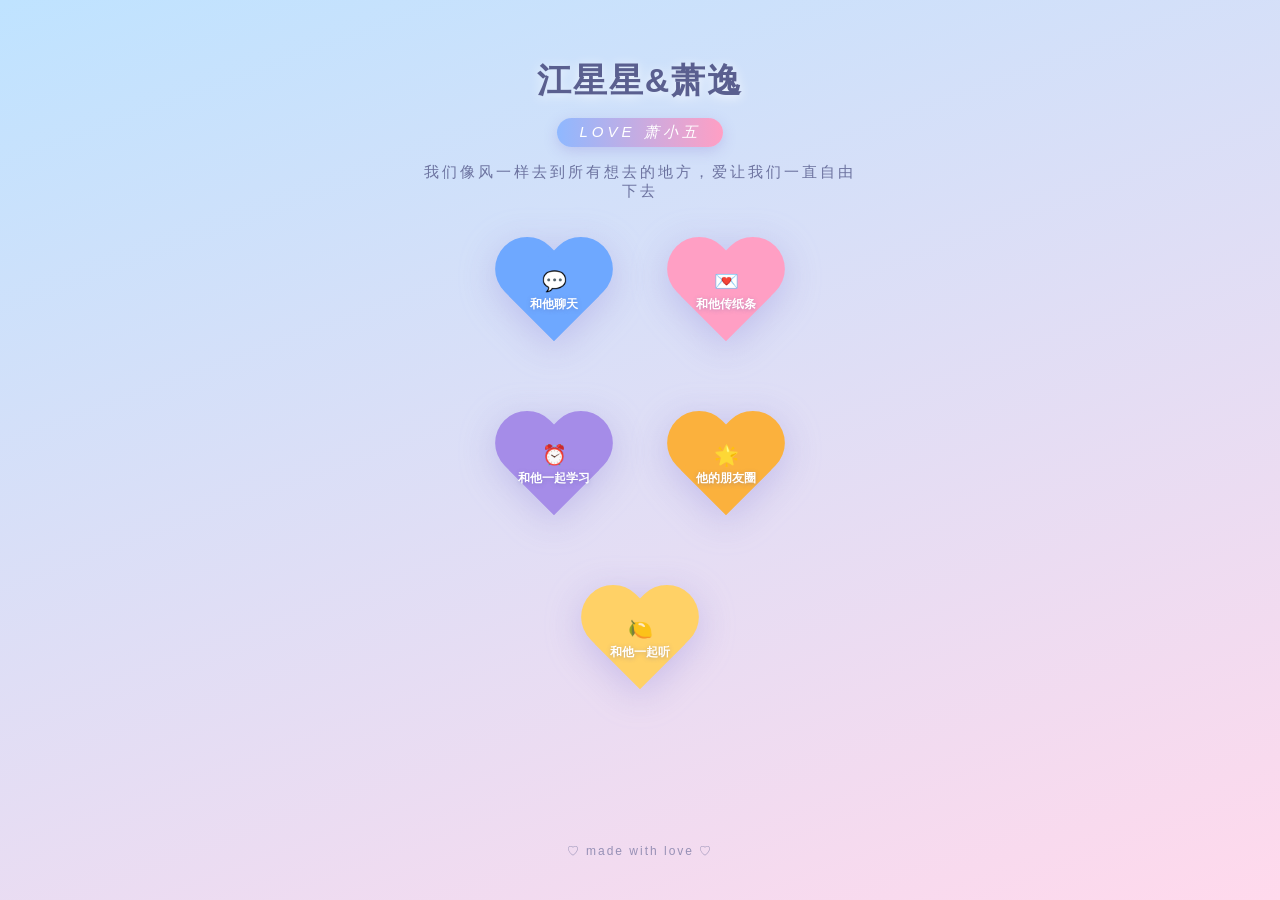
<file: index.html>
<!DOCTYPE html>
<html lang="zh-CN">
<head>
<meta charset="UTF-8">
<meta name="viewport" content="width=device-width, initial-scale=1.0, viewport-fit=cover">
<title>Love Note</title>
<link rel="stylesheet" href="style.css?v=v5">
</head>
<body>

<!-- 漂浮装饰：爱心与星光 -->
<div class="float-deco" id="floatDeco"></div>

<div class="page">

  <div class="home-head">
    <div class="home-names" id="homeNames"></div>
    <div><span class="home-lovenote" id="homeLoveNote"></span></div>
    <div class="home-slogan" id="homeSlogan"></div>
  </div>

  <!-- 三个爱心入口 -->
  <div class="hearts" id="hearts"></div>

  <div class="home-footer" id="homeFooter">♡ made with love ♡</div>
</div>

<script src="config.js"></script>
<script src="player.js?v=v5"></script>
<script>
(function () {
  var g = SITE_CONFIG.global;
  var home = SITE_CONFIG.home;

  /* 应用全局配色 */
  document.documentElement.style.setProperty('--grad-from', g.gradientFrom);
  document.documentElement.style.setProperty('--grad-to', g.gradientTo);
  document.documentElement.style.setProperty('--text-color', g.textColor);
  document.title = g.siteTitle;

  /* 主页文案 */
  document.getElementById('homeNames').textContent = g.coupleNames;
  document.getElementById('homeLoveNote').textContent = g.loveNoteText;
  document.getElementById('homeSlogan').textContent = g.slogan;

  /* 渲染三个爱心入口 */
  var heartsBox = document.getElementById('hearts');
  home.hearts.forEach(function (h) {
    var item = document.createElement('div');
    item.className = 'heart-item';

    var btn = document.createElement('a');
    btn.className = 'heart-btn';
    btn.href = h.url || '#';
    btn.style.setProperty('--heart-color', h.color);
    btn.innerHTML =
      '<span class="shape"></span>' +
      '<span class="heart-content">' +
        '<span class="heart-icon">' + h.icon + '</span>' +
        '<span class="heart-label">' + escapeHtml(h.label) + '</span>' +
      '</span>';

    var sub = document.createElement('div');
    sub.className = 'heart-sub';
    sub.textContent = h.subLabel || '';

    item.appendChild(btn);
    item.appendChild(sub);
    heartsBox.appendChild(item);
  });

  /* 漂浮装饰 */
  var deco = document.getElementById('floatDeco');
  var symbols = ['⭐', '🍋', '✨', '🌟', '🍬', '💫'];
  for (var i = 0; i < 14; i++) {
    var s = document.createElement('span');
    s.textContent = symbols[i % symbols.length];
    s.style.left = (Math.random() * 100) + '%';
    s.style.fontSize = (12 + Math.random() * 16) + 'px';
    s.style.animationDuration = (9 + Math.random() * 14) + 's';
    s.style.animationDelay = (-Math.random() * 16) + 's';
    deco.appendChild(s);
  }

  function escapeHtml(str) {
    return String(str == null ? '' : str)
      .replace(/&/g, '&amp;').replace(/</g, '&lt;').replace(/>/g, '&gt;')
      .replace(/"/g, '&quot;').replace(/'/g, '&#39;');
  }
})();
</script>
</body>
</html>
</file>
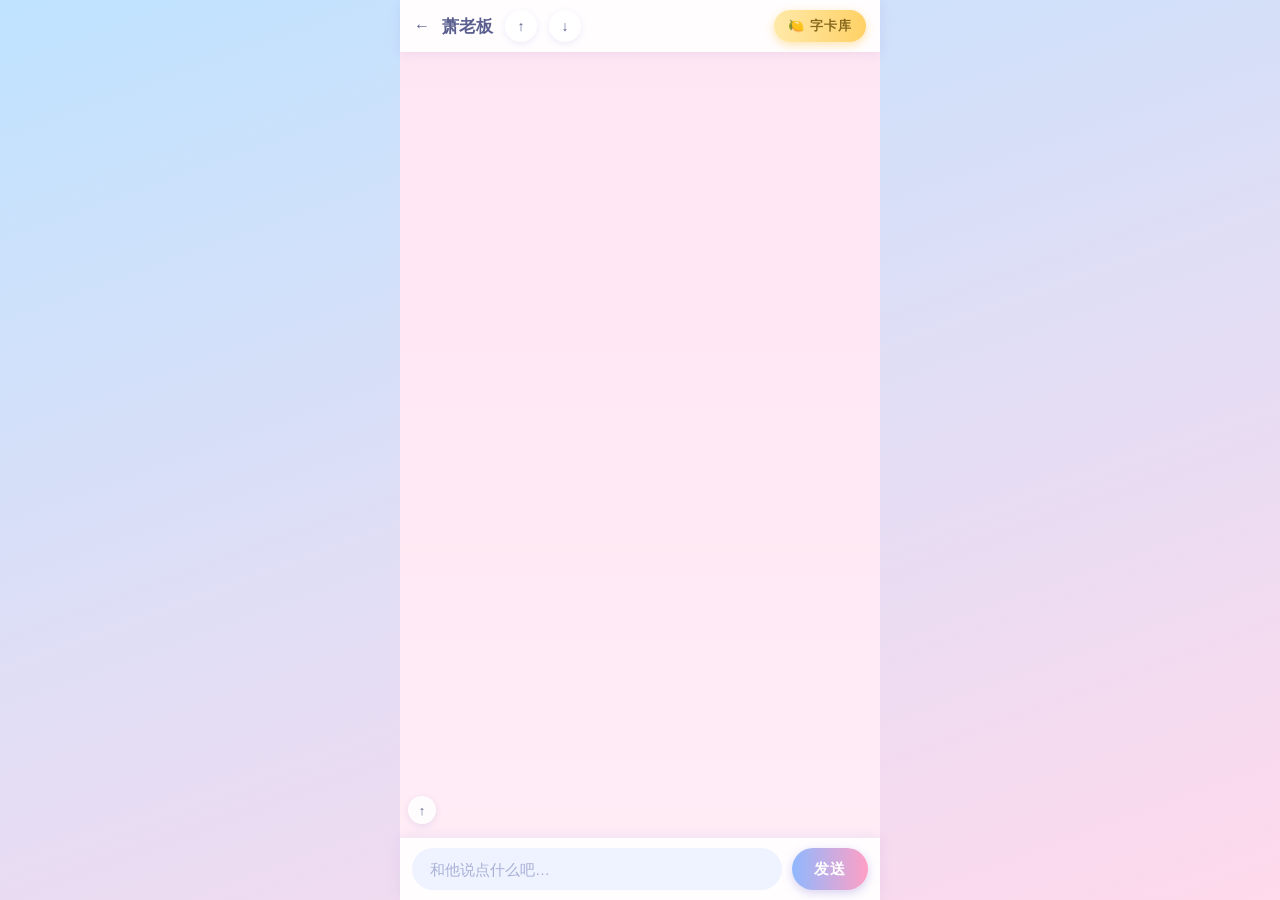
<file: chat.html>
<!DOCTYPE html>
<html lang="zh-CN">
<head>
<meta charset="UTF-8">
<meta name="viewport" content="width=device-width, initial-scale=1.0, viewport-fit=cover">
<title>聊天</title>
<link rel="stylesheet" href="style.css?v=v5">
</head>
<body class="chat-page">

<div class="chat-app" id="chatApp">

  <!-- 顶部：返回 + 对方昵称 + 回顶/回底 + 字卡库入口 -->
  <header class="chat-header">
    <a class="back-btn" href="index.html" aria-label="返回主页">←</a>
    <span class="chat-title" id="chatTitle"></span>
    <button class="jump-btn" id="jumpTopBtn" type="button" aria-label="回到最顶端">↑</button>
    <button class="jump-btn" id="jumpBottomBtn" type="button" aria-label="回到最下方">↓</button>
    <button class="cards-btn" id="cardsBtn" type="button">🍋 字卡库</button>
  </header>

  <!-- 聊天记录（保存在这台设备的浏览器里，退出/切屏后仍在） -->
  <main class="chat-messages" id="messages"></main>

  <!-- 左下角小回到顶部按钮（兜底，不占聊天框位置） -->
  <button class="chat-top-fab" id="chatTopFab" type="button" aria-label="一键回到最顶端">↑</button>

  <!-- 底部输入栏 -->
  <footer class="chat-input-bar">
    <input type="text" id="chatInput" autocomplete="off" maxlength="500">
    <button id="sendBtn"></button>
  </footer>
</div>

<!-- ===== 字卡库 ===== -->
<div class="cards-mask" id="cardsMask">
  <div class="cards-panel">
    <div class="cards-head">
      <span class="cards-title">🍋 字卡库</span>
      <span class="cards-count" id="cardsCount"></span>
      <button class="cards-close" id="cardsClose" type="button">✕</button>
    </div>
    <div class="cards-tools">
      <input type="text" id="cardSearch" placeholder="搜索字卡…">
    </div>
    <div class="cards-add">
      <input type="text" id="newCardInput" maxlength="200" placeholder="写一张新字卡…">
      <button id="addCardBtn" type="button">添加</button>
    </div>
    <div class="cards-list" id="cardsList"></div>
    <div class="cards-foot">
      <button id="resetCardsBtn" type="button">恢复默认字卡</button>
      <span class="cards-tip">字卡存在这台设备上，聊天和朋友圈共用 ⭐</span>
    </div>
  </div>
</div>

<script src="config.js"></script>
<script src="player.js?v=v5"></script>
<script>
(function () {
  var g = SITE_CONFIG.global;
  var c = SITE_CONFIG.chat;

  /* 应用全局配色与气泡颜色 */
  var root = document.documentElement;
  root.style.setProperty('--grad-from', g.gradientFrom);
  root.style.setProperty('--grad-to', g.gradientTo);
  root.style.setProperty('--text-color', g.textColor);
  root.style.setProperty('--partner-bubble', c.partnerBubbleColor);
  root.style.setProperty('--partner-bubble-text', c.partnerBubbleTextColor);
  root.style.setProperty('--user-bubble', c.userBubbleColor);
  root.style.setProperty('--user-bubble-text', c.userBubbleTextColor);
  document.title = g.siteTitle + ' · ' + c.pageTitle;

  /* 顶部与输入栏文案 */
  document.getElementById('chatTitle').textContent = c.partnerName;
  var input = document.getElementById('chatInput');
  input.placeholder = c.inputPlaceholder;
  document.getElementById('sendBtn').textContent = c.sendButtonText;

  var msgBox = document.getElementById('messages');
  var sendBtn = document.getElementById('sendBtn');
  var waiting = false; // 是否正在等待对方回复

  document.body.classList.add('has-inputbar'); // 迷你播放器避开输入栏

  /* ---------- 字卡库 ----------
   * 数据来源：localStorage（聊天与朋友圈共用同一份），没有则用 config 里的默认字卡
   */
  var CARDS_KEY = 'xy_chat_cards_v1';
  var cards;
  try { cards = JSON.parse(localStorage.getItem(CARDS_KEY)); } catch (e) { cards = null; }
  if (!Array.isArray(cards)) cards = (c.randomReplies || []).slice();
  function saveCards() {
    try { localStorage.setItem(CARDS_KEY, JSON.stringify(cards)); } catch (e) {}
  }

  var cardsMask = document.getElementById('cardsMask');
  var cardsList = document.getElementById('cardsList');
  var cardsCount = document.getElementById('cardsCount');
  var cardSearch = document.getElementById('cardSearch');
  var newCardInput = document.getElementById('newCardInput');
  var editingIdx = -1; // 正在编辑的字卡下标

  function openCards() {
    cardsMask.classList.add('show');
    cardSearch.value = '';
    editingIdx = -1;
    renderCards();
  }
  function closeCards() { cardsMask.classList.remove('show'); }

  document.getElementById('cardsBtn').addEventListener('click', openCards);
  document.getElementById('cardsClose').addEventListener('click', closeCards);
  cardsMask.addEventListener('click', function (e) {
    if (e.target === cardsMask) closeCards();
  });

  function renderCards() {
    var kw = cardSearch.value.trim().toLowerCase();
    cardsCount.textContent = '共 ' + cards.length + ' 张';
    cardsList.innerHTML = '';

    cards.forEach(function (text, i) {
      if (kw && String(text).toLowerCase().indexOf(kw) === -1) return;

      var row = document.createElement('div');
      row.className = 'card-item';

      if (editingIdx === i) {
        row.classList.add('editing');
        row.innerHTML =
          '<input class="card-edit-input" maxlength="200">' +
          '<button class="card-op save" type="button">保存</button>' +
          '<button class="card-op cancel" type="button">取消</button>';
        var inp = row.querySelector('input');
        inp.value = text;
        setTimeout(function () { inp.focus(); }, 0);
        row.querySelector('.save').addEventListener('click', function () {
          var v = inp.value.trim();
          if (v) { cards[i] = v; saveCards(); }
          editingIdx = -1;
          renderCards();
        });
        row.querySelector('.cancel').addEventListener('click', function () {
          editingIdx = -1;
          renderCards();
        });
      } else {
        row.innerHTML =
          '<span class="card-text"></span>' +
          '<button class="card-op edit" type="button" title="编辑">✎</button>' +
          '<button class="card-op del" type="button" title="删除">✕</button>';
        row.querySelector('.card-text').textContent = text;
        row.querySelector('.edit').addEventListener('click', function () {
          editingIdx = i;
          renderCards();
        });
        row.querySelector('.del').addEventListener('click', function () {
          cards.splice(i, 1);
          saveCards();
          editingIdx = -1;
          renderCards();
        });
      }
      cardsList.appendChild(row);
    });

    if (!cardsList.children.length) {
      var empty = document.createElement('div');
      empty.className = 'cards-empty';
      empty.textContent = kw ? '没有匹配的字卡' : '字卡库空啦，快添加几张吧 🍋';
      cardsList.appendChild(empty);
    }
  }

  cardSearch.addEventListener('input', renderCards);

  function addCard() {
    var v = newCardInput.value.trim();
    if (!v) { newCardInput.focus(); return; }
    cards.push(v);
    saveCards();
    newCardInput.value = '';
    renderCards();
    cardsList.scrollTop = cardsList.scrollHeight;
  }
  document.getElementById('addCardBtn').addEventListener('click', addCard);
  newCardInput.addEventListener('keydown', function (e) {
    if (e.key === 'Enter') addCard();
  });

  document.getElementById('resetCardsBtn').addEventListener('click', function () {
    if (!window.confirm('恢复到默认字卡？你添加和修改过的字卡会丢失哦')) return;
    cards = (c.randomReplies || []).slice();
    saveCards();
    editingIdx = -1;
    renderCards();
  });

  /* ---------- 消息渲染 ---------- */
  /* 聊天记录持久保存：退出页面、切换网页、切屏后回来都还在 */
  var MSG_KEY = 'xy_chat_msgs_v1';
  var savedMsgs;
  try { savedMsgs = JSON.parse(localStorage.getItem(MSG_KEY)) || []; }
  catch (e) { savedMsgs = []; }
  if (!Array.isArray(savedMsgs)) savedMsgs = [];
  function saveMsgs() {
    try { localStorage.setItem(MSG_KEY, JSON.stringify(savedMsgs.slice(-300))); } catch (e) {}
  }

  function addMessage(who, text, skipSave) {
    var msg = document.createElement('div');
    msg.className = 'msg ' + who;

    var avatar = document.createElement('div');
    avatar.className = 'avatar';
    if (who === 'partner') {
      avatar.style.background = c.partnerAvatarColor;
      avatar.textContent = c.partnerAvatarText;
    } else {
      avatar.style.background = c.userAvatarColor;
      avatar.textContent = c.userAvatarText;
    }

    var bubble = document.createElement('div');
    bubble.className = 'bubble';
    bubble.textContent = text; // textContent 防注入

    msg.appendChild(avatar);
    msg.appendChild(bubble);
    msgBox.appendChild(msg);
    scrollToBottom();
    if (!skipSave) {
      savedMsgs.push({ who: who, text: text });
      saveMsgs();
    }
    return msg;
  }

  /* 进入页面时恢复历史记录 */
  savedMsgs.forEach(function (m0) {
    if (m0 && (m0.who === 'user' || m0.who === 'partner') && m0.text) {
      addMessage(m0.who, m0.text, true);
    }
  });

  function addTyping() {
    var msg = document.createElement('div');
    msg.className = 'msg partner';
    msg.id = 'typingMsg';
    msg.innerHTML =
      '<div class="avatar" style="background:' + c.partnerAvatarColor + '">' + escapeHtml(c.partnerAvatarText) + '</div>' +
      '<div class="bubble"><span class="typing-dots"><i></i><i></i><i></i></span></div>';
    msgBox.appendChild(msg);
    scrollToBottom();
  }

  function removeTyping() {
    var t = document.getElementById('typingMsg');
    if (t && t.parentNode) t.parentNode.removeChild(t);
  }

  function scrollToBottom() {
    requestAnimationFrame(function () {
      msgBox.scrollTop = msgBox.scrollHeight;
    });
  }

  /* ---------- 回复抽取逻辑 ---------- */
  function pickReply(userText) {
    var lower = String(userText).toLowerCase();
    // 关键词规则优先：输入包含任一关键词 -> 从对应回复中随机抽取
    for (var i = 0; i < (c.keywordRules || []).length; i++) {
      var rule = c.keywordRules[i];
      var hit = (rule.keywords || []).some(function (kw) {
        return kw && lower.indexOf(String(kw).toLowerCase()) !== -1;
      });
      if (hit && rule.replies && rule.replies.length) {
        return rule.replies[Math.floor(Math.random() * rule.replies.length)];
      }
    }
    // 未命中关键词 -> 从字卡库中随机抽取
    var list = cards;
    if (!list.length) return '……';
    return list[Math.floor(Math.random() * list.length)];
  }

  /* ---------- 发送 ---------- */
  function send() {
    var text = input.value.trim();
    if (!text || waiting) return;
    input.value = '';
    addMessage('user', text);
    waiting = true;
    sendBtn.disabled = true;
    sendBtn.style.opacity = '.6';

    var delay = Number(c.replyDelayMs) || 1000;
    setTimeout(function () {
      addTyping();
    }, Math.max(0, delay - 700));

    setTimeout(function () {
      removeTyping();
      addMessage('partner', pickReply(text));
      waiting = false;
      sendBtn.disabled = false;
      sendBtn.style.opacity = '1';
    }, delay);
  }

  sendBtn.addEventListener('click', send);
  input.addEventListener('keydown', function (e) {
    if (e.key === 'Enter') send();
  });

  /* ---------- 快速跳到顶/底 ---------- */
  document.getElementById('jumpTopBtn').addEventListener('click', function () {
    msgBox.scrollTo({ top: 0, behavior: 'smooth' });
  });
  document.getElementById('jumpBottomBtn').addEventListener('click', function () {
    scrollToBottom();
    // 兜底：旧内核或快速连点时，scrollTo 可能不立即生效
    msgBox.scrollTop = msgBox.scrollHeight;
  });
  /* 左下角小按钮（兜底）：一键回到顶端 */
  document.getElementById('chatTopFab').addEventListener('click', function () {
    msgBox.scrollTo({ top: 0, behavior: 'smooth' });
  });

  function escapeHtml(str) {
    return String(str == null ? '' : str)
      .replace(/&/g, '&amp;').replace(/</g, '&lt;').replace(/>/g, '&gt;')
      .replace(/"/g, '&quot;').replace(/'/g, '&#39;');
  }
})();
</script>
</body>
</html>
</file>
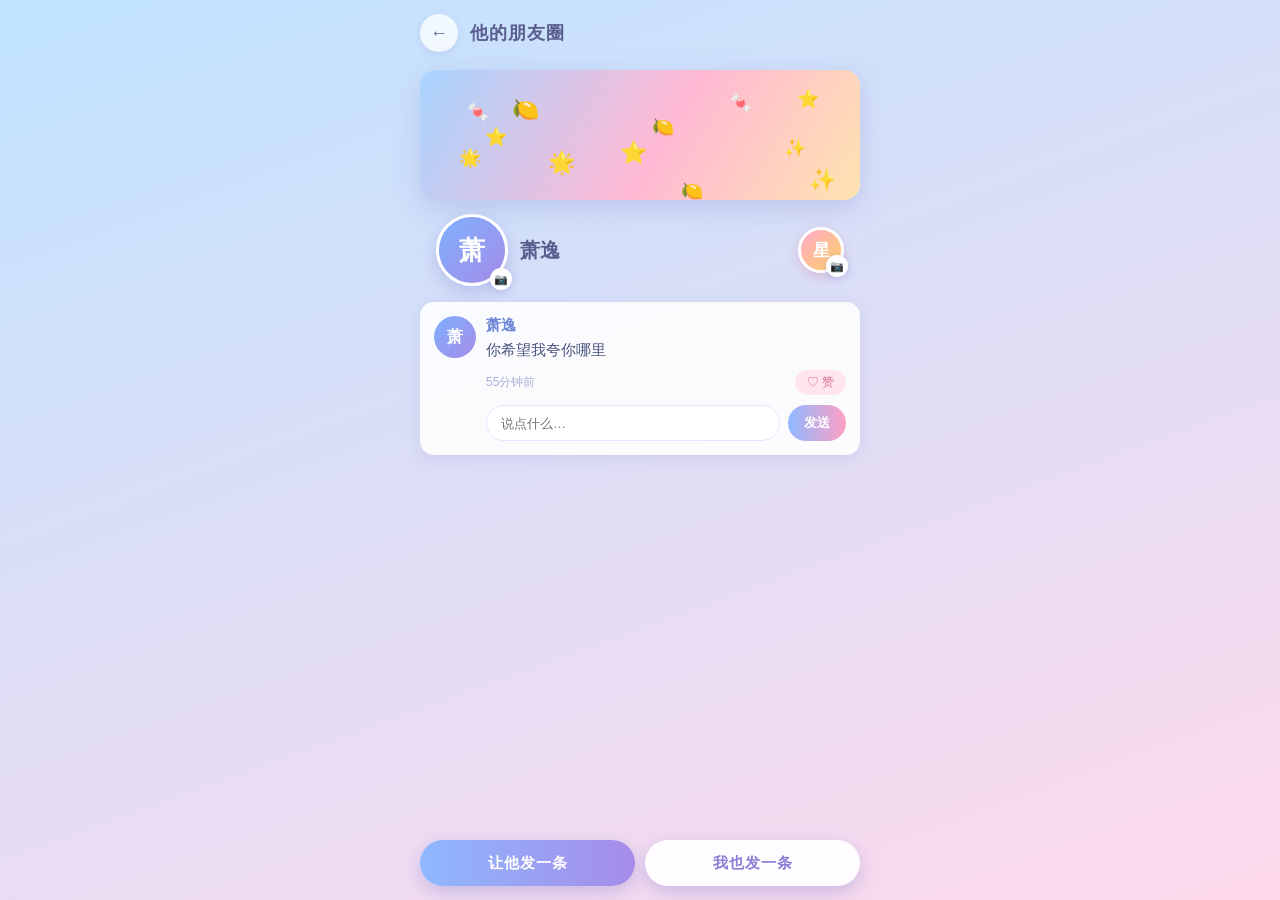
<file: moments.html>
<!DOCTYPE html>
<html lang="zh-CN">
<head>
<meta charset="UTF-8">
<meta name="viewport" content="width=device-width, initial-scale=1.0, viewport-fit=cover">
<title>他的朋友圈</title>
<link rel="stylesheet" href="style.css?v=v5">
</head>
<body>

<div class="float-deco" id="floatDeco"></div>

<div class="page" style="padding-top:14px">
  <header class="topbar">
    <a class="back-btn" href="index.html" aria-label="返回主页">←</a>
    <span class="topbar-title" id="pageTitle"></span>
  </header>

  <div class="moments-wrap">
    <!-- 封面：星星与柠檬糖 -->
    <div class="moments-cover" id="momentsCover"></div>

    <div class="moments-profile">
      <button class="avatar-btn" id="hisAvatarBtn" type="button" title="换他的头像">
        <span class="avatar-lg" id="hisAvatar"></span>
        <span class="avatar-edit">📷</span>
      </button>
      <div class="p-name" id="mName"></div>
      <button class="avatar-btn" id="myAvatarBtn" type="button" title="换我的头像">
        <span class="avatar-sm" id="myAvatar"></span>
        <span class="avatar-edit">📷</span>
      </button>
    </div>

    <div class="moments-feed" id="feed"></div>
  </div>
</div>

<div class="moments-bar" id="momentsBar">
  <button class="btn-main" id="genBtn" type="button"></button>
  <button class="btn-ghost" id="postBtn" type="button"></button>
</div>

<!-- ===== 我也发一条 ===== -->
<div class="mask" id="postMask">
  <div class="dialog">
    <div class="panel-head">
      <span class="panel-title">我也发一条</span>
      <button class="icon-btn" id="postClose" type="button">✕</button>
    </div>
    <div class="panel-body">
      <label>想说点什么</label>
      <textarea id="postText" maxlength="300" placeholder="记录一下此刻…"></textarea>
      <button class="btn-block" id="postPublish" type="button">发布</button>
      <p class="tip-muted">发出去的内容存在这台设备的浏览器里，自己的动态随时可以删，他看到就会来评论你 ⭐</p>
    </div>
  </div>
</div>

<!-- ===== 让他发一条：从字卡库挑选 ===== -->
<div class="mask" id="pickMask">
  <div class="dialog">
    <div class="panel-head">
      <span class="panel-title">让他发哪张字卡？</span>
      <button class="icon-btn" id="pickClose" type="button">✕</button>
    </div>
    <div class="panel-body">
      <button class="btn-block" id="pickRandom" type="button">🎲 随机来一条</button>
      <div class="pick-search">
        <input type="text" id="pickSearch" placeholder="搜索字卡…">
      </div>
      <div class="pick-list" id="pickList"></div>
      <p class="tip-muted">字卡库和「聊天」页共用同一份，想增删改就去聊天的字卡库 ⭐</p>
    </div>
  </div>
</div>

<!-- ===== 换头像 ===== -->
<div class="mask" id="avMask">
  <div class="dialog">
    <div class="panel-head">
      <span class="panel-title" id="avTitle">更换头像</span>
      <button class="icon-btn" id="avClose" type="button">✕</button>
    </div>
    <div class="panel-body">
      <div class="avatar-preview" id="avPreview"></div>
      <button class="btn-block" id="avPick" type="button">从相册里选一张</button>
      <div class="row-btns">
        <button type="button" id="avReset">恢复默认</button>
        <button type="button" id="avCancel">取消</button>
      </div>
      <p class="tip-muted">图片会先缩成小图再存进这台设备的浏览器里，不会上传到任何地方 🍋</p>
      <input type="file" id="avFile" accept="image/*" hidden>
    </div>
  </div>
</div>

<script src="config.js"></script>
<script src="player.js?v=v5"></script>
<script>
(function () {
  var g = SITE_CONFIG.global;
  var m = SITE_CONFIG.moments || {};

  /* 应用全局配色 */
  var root = document.documentElement;
  root.style.setProperty('--grad-from', g.gradientFrom);
  root.style.setProperty('--grad-to', g.gradientTo);
  root.style.setProperty('--text-color', g.textColor);
  document.title = g.siteTitle + ' · ' + (m.pageTitle || '他的朋友圈');
  document.body.classList.add('has-actionbar');

  var hisName = m.ownerName || '萧逸';
  var myName = (SITE_CONFIG.chat && SITE_CONFIG.chat.userName) || '星星';

  document.getElementById('pageTitle').textContent = m.pageTitle || '他的朋友圈';
  document.getElementById('mName').textContent = hisName;
  document.getElementById('genBtn').textContent = m.generateButton || '让他发一条';
  document.getElementById('postBtn').textContent = m.postButton || '我也发一条';

  var feed = document.getElementById('feed');
  var LS_POSTS = 'xy_moments_posts';

  /* ---------- 工具 ---------- */
  function esc(s) {
    return String(s == null ? '' : s)
      .replace(/&/g, '&amp;').replace(/</g, '&lt;').replace(/>/g, '&gt;')
      .replace(/"/g, '&quot;').replace(/'/g, '&#39;');
  }
  function uid() {
    return Date.now().toString(36) + Math.random().toString(36).slice(2, 8);
  }
  function timeAgo(ts) {
    var diff = Math.max(0, Date.now() - ts);
    var min = Math.floor(diff / 60000);
    if (min < 1) return '刚刚';
    if (min < 60) return min + '分钟前';
    var h = Math.floor(min / 60);
    if (h < 24) return h + '小时前';
    var d = Math.floor(h / 24);
    if (d < 7) return d + '天前';
    var dt = new Date(ts);
    return (dt.getMonth() + 1) + '月' + dt.getDate() + '日';
  }

  function loadPosts() {
    try { return JSON.parse(localStorage.getItem(LS_POSTS)) || []; }
    catch (e) { return []; }
  }
  function savePosts(list) {
    try { localStorage.setItem(LS_POSTS, JSON.stringify(list)); } catch (e) {}
  }

  /* ---------- 萧逸每天自动发 1-2 条（每天首次打开时补发） ---------- */
  var AUTO_KEY = 'xy_moments_last_auto';

  function autoDailyPosts() {
    var now = new Date();
    var key = now.getFullYear() + '-' + (now.getMonth() + 1) + '-' + now.getDate();
    var last = '';
    try { last = localStorage.getItem(AUTO_KEY) || ''; } catch (e) {}
    if (last === key) return; // 今天已经发过了

    var cards = loadCards();
    if (cards.length) {
      var count = Math.random() < 0.5 ? 1 : 2;
      var list = loadPosts();
      var dayStart = new Date(now.getFullYear(), now.getMonth(), now.getDate()).getTime();
      for (var i = 0; i < count; i++) {
        // 时间取今天已过去的随机时刻（不会早于今天零点）
        var span = Math.max(0, Date.now() - dayStart);
        var t = dayStart + Math.random() * span;
        list.push({
          id: uid(), author: 'him',
          text: cards[Math.floor(Math.random() * cards.length)],
          time: t, likes: 0, liked: false, likedByHim: false, comments: []
        });
      }
      savePosts(list);
    }
    try { localStorage.setItem(AUTO_KEY, key); } catch (e) {}
  }

  /* ---------- 头像 ---------- */
  function loadAv(who) {
    try { return localStorage.getItem('xy_av_' + who) || ''; } catch (e) { return ''; }
  }
  function saveAv(who, v) {
    try { localStorage.setItem('xy_av_' + who, v); } catch (e) {}
  }
  function clearAv(who) {
    try { localStorage.removeItem('xy_av_' + who); } catch (e) {}
  }
  function avInner(who) {
    var src = loadAv(who);
    if (src) return '<img src="' + src + '" alt="">';
    return esc((who === 'me' ? myName : hisName).slice(0, 1) || '⭐');
  }
  function renderAvatars() {
    document.getElementById('hisAvatar').innerHTML = avInner('him');
    document.getElementById('myAvatar').innerHTML = avInner('me');
  }

  function pickImage(file, size) {
    return new Promise(function (resolve, reject) {
      var reader = new FileReader();
      reader.onload = function () {
        var img = new Image();
        img.onload = function () {
          var w = img.width, h = img.height;
          var s = Math.min(w, h) || 1;
          var canvas = document.createElement('canvas');
          canvas.width = canvas.height = size;
          var ctx = canvas.getContext('2d');
          ctx.drawImage(img, (w - s) / 2, (h - s) / 2, s, s, 0, 0, size, size);
          resolve(canvas.toDataURL('image/jpeg', 0.85));
        };
        img.onerror = function () { reject(new Error('图片读取失败')); };
        img.src = reader.result;
      };
      reader.onerror = function () { reject(new Error('图片读取失败')); };
      reader.readAsDataURL(file);
    });
  }

  /* ---------- 渲染 ---------- */
  var replying = {}; // 他正在输入评论的动态

  function cmtHtml(c) {
    var isMe = c.who === 'me';
    var name = isMe ? myName : hisName;
    var re = c.replyToName ? '<span class="cmt-re">回复 ' + esc(c.replyToName) + '</span>' : '';
    return '<div class="cmt' + (isMe ? ' me' : '') + '" data-cmt="' + esc(c.id) + '">' +
      '<span class="cmt-av ' + (isMe ? 'me' : 'him') + '">' + avInner(c.who) + '</span>' +
      '<div class="cmt-main">' +
        '<div class="cmt-line"><b>' + esc(name) + '</b>' + re + '：' + esc(c.text) + '</div>' +
        '<div class="cmt-foot">' +
          '<span data-ts="' + c.time + '">' + timeAgo(c.time) + '</span>' +
          (isMe ? '<button class="cmt-op del" type="button" data-op="del">删除</button>' : '') +
        '</div>' +
      '</div></div>';
  }
  function typingHtml() {
    return '<div class="cmt typing">' +
      '<span class="cmt-av him">' + avInner('him') + '</span>' +
      '<div class="cmt-main"><div class="cmt-line"><b>' + esc(hisName) + '</b>' +
      '<span class="typing-dots"><i></i><i></i><i></i></span></div></div></div>';
  }

  function renderFeed() {
    var list = loadPosts().slice().reverse(); // 最新的在最上面
    feed.innerHTML = '';

    if (!list.length) {
      feed.innerHTML = '<div class="moments-empty">这里还什么都没有。<br>点下面的按钮，让他发一条，或者你自己发一条 ⭐</div>';
      return;
    }

    list.forEach(function (post) {
      var mine = post.author === 'me';
      var el = document.createElement('div');
      el.className = 'post' + (mine ? ' mine' : '');
      el.dataset.id = post.id;

      var cmts = post.comments || [];
      var cmtHtmlStr = cmts.map(cmtHtml).join('') + (replying[post.id] ? typingHtml() : '');

      var acts = mine
        ? '<button type="button" class="p-ask">让他评论</button>' +
          '<button type="button" class="p-del">删除</button>'
        : '<button type="button" class="p-like' + (post.liked ? ' on' : '') + '">' +
            (post.liked ? '♥ 已赞' : '♡ 赞') + (post.likes ? ' ' + post.likes : '') +
          '</button>';

      var likedTip = (mine && post.likedByHim)
        ? '<span class="p-liked">♥ ' + esc(hisName) + '</span>'
        : '';

      el.innerHTML =
        '<span class="p-avatar ' + (mine ? 'me' : 'him') + '">' + avInner(post.author) + '</span>' +
        '<div class="p-main">' +
          '<div class="p-author">' + esc(mine ? myName : hisName) + '</div>' +
          '<div class="p-text">' + esc(post.text) + '</div>' +
          '<div class="p-meta">' +
            '<span class="p-time" data-ts="' + post.time + '">' + timeAgo(post.time) + '</span>' +
            likedTip +
            '<span class="p-acts">' + acts + '</span>' +
          '</div>' +
          '<div class="p-comments"' + (cmtHtmlStr ? '' : ' style="display:none"') + '>' + cmtHtmlStr + '</div>' +
          '<div class="p-comment-row">' +
            '<input type="text" maxlength="120" placeholder="' + esc(m.commentPlaceholder || '说点什么…') + '">' +
            '<button type="button">发送</button>' +
          '</div>' +
        '</div>';

      bindPost(el, post, mine);
      feed.appendChild(el);
    });
  }

  function bindPost(el, post, mine) {
    var input = el.querySelector('.p-comment-row input');
    function submit() {
      var v = input.value.trim();
      if (!v) { input.focus(); return; }
      input.value = '';
      addComment(post.id, v);
    }
    input.addEventListener('keydown', function (e) { if (e.key === 'Enter') submit(); });
    el.querySelector('.p-comment-row button').addEventListener('click', submit);

    /* 删掉自己的评论 */
    el.querySelectorAll('.cmt-op.del').forEach(function (b) {
      b.addEventListener('click', function () {
        var cmtEl = b.closest('.cmt');
        if (cmtEl && window.confirm('删掉这条评论？')) {
          removeComment(post.id, cmtEl.getAttribute('data-cmt'));
        }
      });
    });

    if (mine) {
      el.querySelector('.p-ask').addEventListener('click', function () { himReply(post, false, post.text); });
      el.querySelector('.p-del').addEventListener('click', function () {
        if (window.confirm('删掉这条动态？')) {
          savePosts(loadPosts().filter(function (p) { return p.id !== post.id; }));
          renderFeed();
        }
      });
    } else {
      el.querySelector('.p-like').addEventListener('click', function () {
        var list = loadPosts();
        list.forEach(function (p) {
          if (p.id !== post.id) return;
          if (p.liked) { p.liked = false; p.likes = Math.max(0, (p.likes || 1) - 1); }
          else { p.liked = true; p.likes = (p.likes || 0) + 1; }
        });
        savePosts(list);
        renderFeed();
      });
    }
  }

  /* ---------- 评论 ---------- */
  function addComment(postId, text) {
    var list = loadPosts();
    var target = null;
    list.forEach(function (p) {
      if (p.id !== postId) return;
      p.comments = p.comments || [];
      p.comments.push({ id: uid(), who: 'me', text: text, time: Date.now(), replyTo: null, replyToName: '' });
      target = p;
    });
    savePosts(list);
    renderFeed();
    if (target) himReply(target, true, text);
  }

  function removeComment(postId, cmtId) {
    var list = loadPosts();
    list.forEach(function (p) {
      if (p.id !== postId) return;
      p.comments = (p.comments || []).filter(function (c) { return c.id !== cmtId; });
    });
    savePosts(list);
    renderFeed();
  }

  /* ---------- 字卡库（与聊天页共用同一份） ---------- */
  var CARDS_KEY = 'xy_chat_cards_v1';
  function loadCards() {
    try {
      var v = JSON.parse(localStorage.getItem(CARDS_KEY));
      if (Array.isArray(v)) return v;
    } catch (e) {}
    return ((SITE_CONFIG.chat && SITE_CONFIG.chat.randomReplies) || []).slice();
  }

  /* 回复抽取逻辑：与聊天页完全一致（先关键词规则，再从字卡库随机抽） */
  function pickReply(userText) {
    var ch = SITE_CONFIG.chat || {};
    var lower = String(userText == null ? '' : userText).toLowerCase();
    for (var i = 0; i < (ch.keywordRules || []).length; i++) {
      var rule = ch.keywordRules[i];
      var hit = (rule.keywords || []).some(function (kw) {
        return kw && lower.indexOf(String(kw).toLowerCase()) !== -1;
      });
      if (hit && rule.replies && rule.replies.length) {
        return rule.replies[Math.floor(Math.random() * rule.replies.length)];
      }
    }
    var list = loadCards();
    return list.length ? list[Math.floor(Math.random() * list.length)] : '……';
  }

  /* 他回复：先出现"正在输入"，再接一句 */
  function himReply(post, replyingToMe, srcText) {
    if (replying[post.id]) return;
    replying[post.id] = true;
    renderFeed();

    setTimeout(function () {
      var list = loadPosts();
      list.forEach(function (p) {
        if (p.id !== post.id) return;
        p.comments = p.comments || [];
        p.comments.push({
          id: uid(), who: 'him', text: pickReply(srcText), time: Date.now(),
          replyTo: null, replyToName: replyingToMe ? myName : ''
        });
        /* 评论我的动态时顺手点个赞 */
        if (post.author === 'me' && !p.likedByHim) {
          p.likedByHim = true;
          p.likes = (p.likes || 0) + 1;
        }
      });
      savePosts(list);
      replying[post.id] = false;
      renderFeed();
    }, 1400 + Math.random() * 1400);
  }

  /* ---------- 让他发一条动态：从字卡库里挑 ---------- */
  var pickMask = document.getElementById('pickMask');
  var pickSearch = document.getElementById('pickSearch');
  var pickList = document.getElementById('pickList');

  function publishHim(text) {
    if (!text) return;
    closePicker();
    var list = loadPosts();
    list.push({
      id: uid(), author: 'him', text: text,
      time: Date.now(), likes: 0, liked: false, likedByHim: false, comments: []
    });
    savePosts(list);
    renderFeed();
    window.scrollTo({ top: 0, behavior: 'smooth' });
  }

  function renderPickList() {
    var kw = pickSearch.value.trim().toLowerCase();
    var cards = loadCards();
    pickList.innerHTML = '';
    var shown = 0;
    cards.forEach(function (text) {
      if (kw && String(text).toLowerCase().indexOf(kw) === -1) return;
      shown++;
      var item = document.createElement('div');
      item.className = 'card-item';
      var t = document.createElement('span');
      t.className = 'card-text';
      t.textContent = text;
      item.appendChild(t);
      item.addEventListener('click', function () { publishHim(text); });
      pickList.appendChild(item);
    });
    if (!shown) {
      var empty = document.createElement('div');
      empty.className = 'pick-empty';
      empty.textContent = kw ? '没有匹配的字卡' : '字卡库是空的，先去「聊天」的字卡库添加几张吧 🍋';
      pickList.appendChild(empty);
    }
  }

  function openPicker() {
    pickSearch.value = '';
    renderPickList();
    pickMask.classList.add('show');
  }
  function closePicker() { pickMask.classList.remove('show'); }

  document.getElementById('genBtn').addEventListener('click', openPicker);
  document.getElementById('pickClose').addEventListener('click', closePicker);
  pickMask.addEventListener('click', function (e) { if (e.target === pickMask) closePicker(); });
  pickSearch.addEventListener('input', renderPickList);

  document.getElementById('pickRandom').addEventListener('click', function () {
    var cards = loadCards();
    if (!cards.length) return;
    publishHim(cards[Math.floor(Math.random() * cards.length)]);
  });

  /* ---------- 我也发一条 ---------- */
  var postMask = document.getElementById('postMask');
  var postText = document.getElementById('postText');

  function openPost() {
    postText.value = '';
    postMask.classList.add('show');
    setTimeout(function () { postText.focus(); }, 60);
  }
  function closePost() { postMask.classList.remove('show'); }

  document.getElementById('postBtn').addEventListener('click', openPost);
  document.getElementById('postClose').addEventListener('click', closePost);
  postMask.addEventListener('click', function (e) { if (e.target === postMask) closePost(); });

  function publish() {
    var text = postText.value.trim();
    if (!text) { postText.focus(); return; }
    var list = loadPosts();
    var p = { id: uid(), author: 'me', text: text, time: Date.now(), likes: 0, liked: false, likedByHim: false, comments: [] };
    list.push(p);
    savePosts(list);
    closePost();
    renderFeed();
    window.scrollTo({ top: 0, behavior: 'smooth' });
    /* 他看到就会来评论一句 */
    setTimeout(function () { himReply(p, false, text); }, 1200);
  }
  document.getElementById('postPublish').addEventListener('click', publish);
  postText.addEventListener('keydown', function (e) {
    if (e.key === 'Enter' && (e.ctrlKey || e.metaKey)) publish();
  });

  /* ---------- 换头像 ---------- */
  var avWho = null;
  var avMask = document.getElementById('avMask');
  var avPreview = document.getElementById('avPreview');
  var avFile = document.getElementById('avFile');
  var avPick = document.getElementById('avPick');

  function openAvatar(who) {
    avWho = who;
    document.getElementById('avTitle').textContent = who === 'me' ? '我的头像' : '他的头像';
    avPreview.innerHTML = '<span class="avatar-lg' + (who === 'me' ? ' av-me' : '') + '">' + avInner(who) + '</span>';
    avMask.classList.add('show');
  }
  function closeAvatar() { avMask.classList.remove('show'); }

  document.getElementById('hisAvatarBtn').addEventListener('click', function () { openAvatar('him'); });
  document.getElementById('myAvatarBtn').addEventListener('click', function () { openAvatar('me'); });
  document.getElementById('avClose').addEventListener('click', closeAvatar);
  document.getElementById('avCancel').addEventListener('click', closeAvatar);
  avMask.addEventListener('click', function (e) { if (e.target === avMask) closeAvatar(); });
  avPick.addEventListener('click', function () { avFile.click(); });

  avFile.addEventListener('change', function () {
    var f = avFile.files && avFile.files[0];
    avFile.value = '';
    if (!f) return;
    avPick.disabled = true;
    avPick.textContent = '处理中…';
    pickImage(f, 240)
      .then(function (dataUrl) {
        saveAv(avWho, dataUrl);
        renderAvatars();
        renderFeed();
        closeAvatar();
      })
      .catch(function () { window.alert('图片处理失败，换一张试试'); })
      .then(function () {
        avPick.disabled = false;
        avPick.textContent = '从相册里选一张';
      });
  });

  document.getElementById('avReset').addEventListener('click', function () {
    clearAv(avWho);
    renderAvatars();
    renderFeed();
    closeAvatar();
  });

  /* ---------- 封面装饰 ---------- */
  var cover = document.getElementById('momentsCover');
  var coverSymbols = ['⭐', '🍋', '🌟', '🍬', '✨'];
  for (var ci = 0; ci < 12; ci++) {
    var cs = document.createElement('span');
    cs.textContent = coverSymbols[ci % coverSymbols.length];
    cs.className = (ci % 3 === 1) ? 'cover-candy' : 'cover-star';
    cs.style.left = (4 + Math.random() * 90) + '%';
    cs.style.top = (6 + Math.random() * 80) + '%';
    cs.style.animationDelay = (-Math.random() * 3) + 's';
    cover.appendChild(cs);
  }

  /* ---------- 漂浮装饰 ---------- */
  var deco = document.getElementById('floatDeco');
  var symbols = ['⭐', '🍋', '✨', '🌟', '🍬', '💫'];
  for (var i = 0; i < 12; i++) {
    var s = document.createElement('span');
    s.textContent = symbols[i % symbols.length];
    s.style.left = (Math.random() * 100) + '%';
    s.style.fontSize = (12 + Math.random() * 16) + 'px';
    s.style.animationDuration = (9 + Math.random() * 14) + 's';
    s.style.animationDelay = (-Math.random() * 16) + 's';
    deco.appendChild(s);
  }

  /* ---------- 时间显示自动刷新 ---------- */
  setInterval(function () {
    feed.querySelectorAll('[data-ts]').forEach(function (el) {
      var ts = Number(el.getAttribute('data-ts'));
      if (ts) el.textContent = timeAgo(ts);
    });
  }, 30000);

  /* ---------- 初始化 ---------- */
  renderAvatars();
  autoDailyPosts();
  renderFeed();
})();
</script>
</body>
</html>
</file>
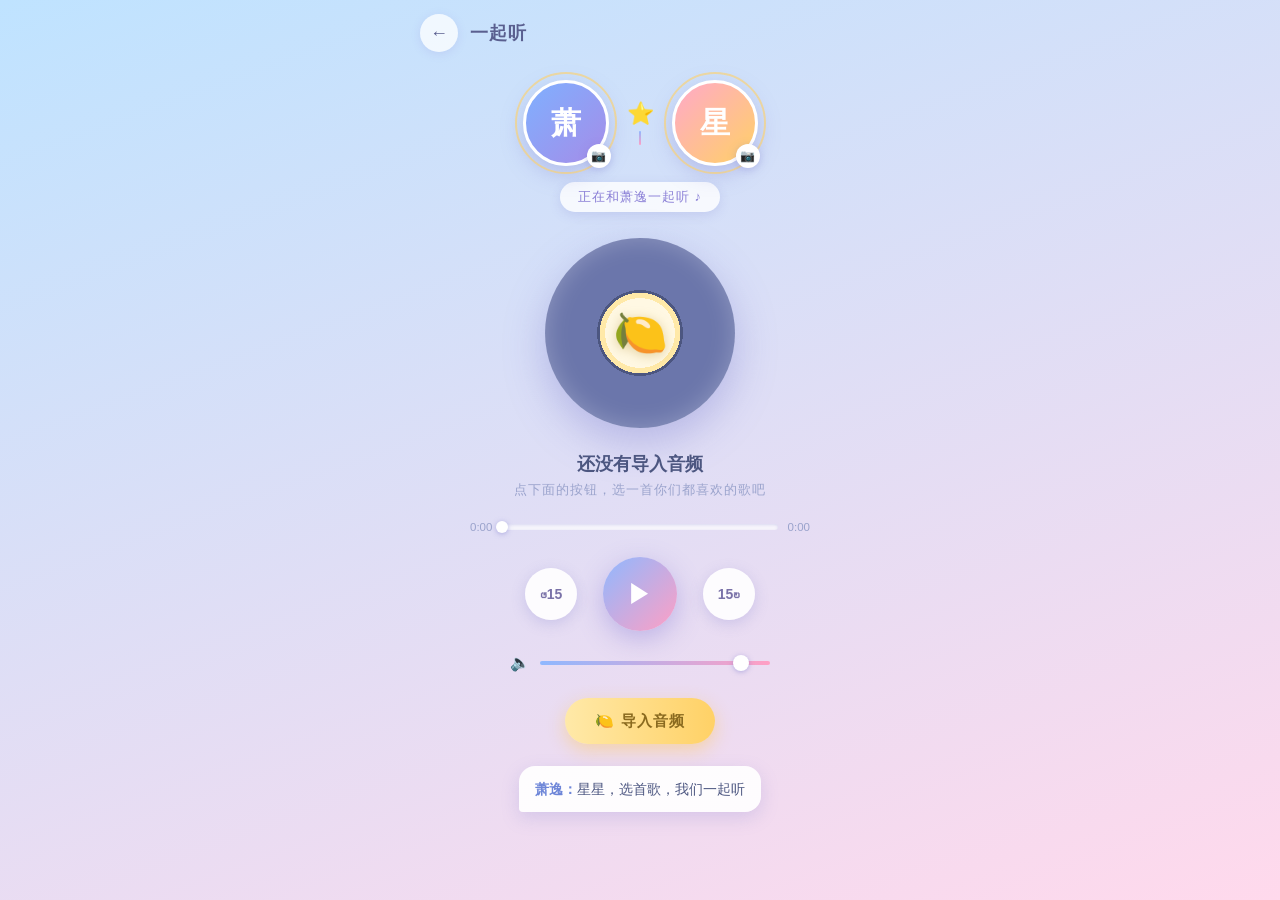
<file: music.html>
<!DOCTYPE html>
<html lang="zh-CN">
<head>
<meta charset="UTF-8">
<meta name="viewport" content="width=device-width, initial-scale=1.0, viewport-fit=cover">
<title>一起听</title>
<link rel="stylesheet" href="style.css?v=v5">
</head>
<body>

<div class="float-deco" id="floatDeco"></div>

<div class="page" style="padding-top:14px">
  <header class="topbar">
    <a class="back-btn" href="index.html" aria-label="返回主页">←</a>
    <span class="topbar-title" id="pageTitle"></span>
  </header>

  <div class="music-room">

    <!-- 两个人 + 连接 -->
    <div class="duo">
      <button class="duo-av him" id="hisAvBtn" type="button" title="换萧逸的头像">
        <span class="duo-pulse"></span>
        <span class="duo-img" id="hisAvImg"></span>
        <span class="duo-edit">📷</span>
      </button>
      <div class="duo-link">
        <span class="duo-star">⭐</span>
        <i></i>
      </div>
      <button class="duo-av me" id="myAvBtn" type="button" title="换我的头像">
        <span class="duo-pulse"></span>
        <span class="duo-img" id="myAvImg"></span>
        <span class="duo-edit">📷</span>
      </button>
    </div>

    <div class="listen-badge" id="listenBadge"></div>

    <!-- 唱片 -->
    <div class="disc-wrap">
      <div class="disc" id="disc"><span class="disc-candy">🍋</span></div>
    </div>

    <!-- 曲目信息 -->
    <div class="track-name" id="trackName"></div>
    <div class="track-sub" id="trackSub"></div>

    <!-- 进度条 -->
    <div class="music-progress">
      <span id="curTime">0:00</span>
      <div class="prog-bar" id="progBar"><div class="prog-fill" id="progFill"></div></div>
      <span id="durTime">0:00</span>
    </div>

    <!-- 控制按钮 -->
    <div class="music-controls">
      <button class="mc-btn" id="back15Btn" type="button" title="后退15秒">↺15</button>
      <button class="mc-play" id="playBtn" type="button">▶</button>
      <button class="mc-btn" id="fwd15Btn" type="button" title="前进15秒">15↻</button>
    </div>

    <!-- 音量 -->
    <div class="music-volume">🔈
      <input type="range" id="volRange" min="0" max="100" value="90">
    </div>

    <button class="music-import" id="importBtn" type="button"></button>
    <input type="file" id="audioFile" accept="audio/*" hidden>

    <!-- 他说话 -->
    <div class="him-talk" id="himTalk"></div>
  </div>
</div>

<!-- ===== 换头像 ===== -->
<div class="mask" id="avMask">
  <div class="dialog">
    <div class="panel-head">
      <span class="panel-title" id="avTitle">更换头像</span>
      <button class="icon-btn" id="avClose" type="button">✕</button>
    </div>
    <div class="panel-body">
      <div class="avatar-preview" id="avPreview"></div>
      <button class="btn-block" id="avPick" type="button">从相册里选一张</button>
      <div class="row-btns">
        <button type="button" id="avReset">恢复默认</button>
        <button type="button" id="avCancel">取消</button>
      </div>
      <p class="tip-muted">图片会先缩成小图再存进这台设备的浏览器里，不会上传到任何地方 ⭐</p>
      <input type="file" id="avFile" accept="image/*" hidden>
    </div>
  </div>
</div>

<script src="config.js"></script>
<script src="player.js?v=v5"></script>
<script>
(function () {
  var g = SITE_CONFIG.global;
  var m = SITE_CONFIG.music || {};

  /* 应用全局配色 */
  var root = document.documentElement;
  root.style.setProperty('--grad-from', g.gradientFrom);
  root.style.setProperty('--grad-to', g.gradientTo);
  root.style.setProperty('--text-color', g.textColor);
  document.title = g.siteTitle + ' · ' + (m.pageTitle || '一起听');

  document.getElementById('pageTitle').textContent = m.pageTitle || '一起听';
  document.getElementById('listenBadge').textContent = m.statusText || '正在和萧逸一起听 ♪';

  var P = window.XYPlayer;
  var audio = P.audio;

  var hisName = (SITE_CONFIG.chat && SITE_CONFIG.chat.partnerName) || '萧逸';
  var myName = (SITE_CONFIG.chat && SITE_CONFIG.chat.userName) || '星星';

  /* ---------- 头像 ---------- */
  function loadAv(who) {
    try { return localStorage.getItem('xy_av_' + who) || ''; } catch (e) { return ''; }
  }
  function saveAv(who, v) {
    try { localStorage.setItem('xy_av_' + who, v); } catch (e) {}
  }
  function clearAv(who) {
    try { localStorage.removeItem('xy_av_' + who); } catch (e) {}
  }
  function avInner(who) {
    var src = loadAv(who);
    if (src) return '<img src="' + src + '" alt="">';
    var name = who === 'me' ? myName : hisName;
    return esc(name.slice(0, 1) || '⭐');
  }
  function renderAvatars() {
    document.getElementById('hisAvImg').innerHTML = avInner('him');
    document.getElementById('myAvImg').innerHTML = avInner('me');
    if (avWho) {
      document.getElementById('avPreview').innerHTML =
        '<span class="avatar-lg' + (avWho === 'me' ? ' av-me' : '') + '">' + avInner(avWho) + '</span>';
    }
  }

  function pickImage(file, size) {
    return new Promise(function (resolve, reject) {
      var reader = new FileReader();
      reader.onload = function () {
        var img = new Image();
        img.onload = function () {
          var w = img.width, h = img.height;
          var s = Math.min(w, h) || 1;
          var canvas = document.createElement('canvas');
          canvas.width = canvas.height = size;
          var ctx = canvas.getContext('2d');
          ctx.drawImage(img, (w - s) / 2, (h - s) / 2, s, s, 0, 0, size, size);
          resolve(canvas.toDataURL('image/jpeg', 0.85));
        };
        img.onerror = function () { reject(new Error('图片读取失败')); };
        img.src = reader.result;
      };
      reader.onerror = function () { reject(new Error('图片读取失败')); };
      reader.readAsDataURL(file);
    });
  }

  var avWho = null;
  var avMask = document.getElementById('avMask');
  var avFile = document.getElementById('avFile');
  var avPick = document.getElementById('avPick');

  function openAvatar(who) {
    avWho = who;
    document.getElementById('avTitle').textContent = who === 'me' ? '我的头像' : '萧逸的头像';
    document.getElementById('avPreview').innerHTML =
      '<span class="avatar-lg' + (who === 'me' ? ' av-me' : '') + '">' + avInner(who) + '</span>';
    avMask.classList.add('show');
  }
  function closeAvatar() { avMask.classList.remove('show'); }

  document.getElementById('hisAvBtn').addEventListener('click', function () { openAvatar('him'); });
  document.getElementById('myAvBtn').addEventListener('click', function () { openAvatar('me'); });
  document.getElementById('avClose').addEventListener('click', closeAvatar);
  document.getElementById('avCancel').addEventListener('click', closeAvatar);
  avMask.addEventListener('click', function (e) { if (e.target === avMask) closeAvatar(); });
  avPick.addEventListener('click', function () { avFile.click(); });

  avFile.addEventListener('change', function () {
    var f = avFile.files && avFile.files[0];
    avFile.value = '';
    if (!f) return;
    avPick.disabled = true;
    avPick.textContent = '处理中…';
    pickImage(f, 240)
      .then(function (dataUrl) {
        saveAv(avWho, dataUrl);
        renderAvatars();
        closeAvatar();
      })
      .catch(function () { window.alert('图片处理失败，换一张试试'); })
      .then(function () {
        avPick.disabled = false;
        avPick.textContent = '从相册里选一张';
      });
  });

  document.getElementById('avReset').addEventListener('click', function () {
    clearAv(avWho);
    renderAvatars();
    closeAvatar();
  });

  /* ---------- 播放器 UI ---------- */
  var playBtn = document.getElementById('playBtn');
  var disc = document.getElementById('disc');
  var nameEl = document.getElementById('trackName');
  var subEl = document.getElementById('trackSub');
  var curTimeEl = document.getElementById('curTime');
  var durTimeEl = document.getElementById('durTime');
  var progFill = document.getElementById('progFill');
  var progBar = document.getElementById('progBar');
  var volRange = document.getElementById('volRange');
  var importBtn = document.getElementById('importBtn');
  var audioFile = document.getElementById('audioFile');
  var himTalk = document.getElementById('himTalk');

  function fmt(t) {
    t = Math.max(0, Math.floor(t || 0));
    var mnt = Math.floor(t / 60), s = t % 60;
    return mnt + ':' + (s < 10 ? '0' + s : s);
  }

  function update() {
    var has = P.hasTrack();
    nameEl.textContent = has ? P.getName() : (m.emptyName || '还没有导入音频');
    subEl.textContent = has
      ? (m.statusText || '正在和萧逸一起听 ♪')
      : (m.emptyTip || '点下面的按钮，选一首你们都喜欢的歌吧');
    importBtn.textContent = has ? (m.changeButton || '🍋 换一首') : (m.importButton || '🍋 导入音频');
    var playing = has && !audio.paused;
    playBtn.textContent = playing ? '⏸' : '▶';
    disc.classList.toggle('playing', playing);
    curTimeEl.textContent = fmt(audio.currentTime);
    durTimeEl.textContent = fmt(audio.duration);
    var dur = audio.duration || 0;
    progFill.style.width = (dur ? (audio.currentTime / dur) * 100 : 0) + '%';
  }
  P.onChange(update);
  setInterval(update, 500);

  playBtn.addEventListener('click', function () {
    if (!P.hasTrack()) { audioFile.click(); return; }
    P.toggle();
  });

  document.getElementById('back15Btn').addEventListener('click', function () {
    P.seek((audio.currentTime || 0) - 15);
  });
  document.getElementById('fwd15Btn').addEventListener('click', function () {
    P.seek((audio.currentTime || 0) + 15);
  });

  progBar.addEventListener('click', function (e) {
    var dur = audio.duration || 0;
    if (!dur) return;
    var rect = progBar.getBoundingClientRect();
    var ratio = (e.clientX - rect.left) / rect.width;
    P.seek(ratio * dur);
  });

  volRange.value = Math.round((audio.volume != null ? audio.volume : 0.9) * 100);
  volRange.addEventListener('input', function () {
    P.setVolume(volRange.value / 100);
  });

  importBtn.addEventListener('click', function () { audioFile.click(); });

  audioFile.addEventListener('change', function () {
    var f = audioFile.files && audioFile.files[0];
    audioFile.value = '';
    if (!f) return;
    importBtn.disabled = true;
    importBtn.textContent = '导入中…';
    P.setTrack(f.name, f);
    importBtn.disabled = false;
    update();
    setTimeout(showTalk, 1800);
  });

  /* ---------- 他说话 ---------- */
  var talkList = m.talkList || [];
  var talkTimer = null;

  function showTalk() {
    if (!talkList.length || audio.paused || !P.hasTrack()) return;
    himTalk.textContent = talkList[Math.floor(Math.random() * talkList.length)];
    himTalk.classList.add('show');
  }

  audio.addEventListener('play', function () {
    showTalk();
    clearInterval(talkTimer);
    talkTimer = setInterval(showTalk, 30000);
  });
  audio.addEventListener('pause', function () { clearInterval(talkTimer); });

  /* ---------- 初始 ---------- */
  renderAvatars();
  himTalk.textContent = P.hasTrack() ? '接着上次的进度，我们继续听 ♪' : '星星，选首歌，我们一起听';
  himTalk.classList.add('show');
  update();

  /* ---------- 漂浮装饰 ---------- */
  var deco = document.getElementById('floatDeco');
  var symbols = ['⭐', '🍋', '✨', '🌟', '🍬', '💫'];
  for (var i = 0; i < 12; i++) {
    var s = document.createElement('span');
    s.textContent = symbols[i % symbols.length];
    s.style.left = (Math.random() * 100) + '%';
    s.style.fontSize = (12 + Math.random() * 16) + 'px';
    s.style.animationDuration = (9 + Math.random() * 14) + 's';
    s.style.animationDelay = (-Math.random() * 16) + 's';
    deco.appendChild(s);
  }

  function esc(str) {
    return String(str == null ? '' : str)
      .replace(/&/g, '&amp;').replace(/</g, '&lt;').replace(/>/g, '&gt;')
      .replace(/"/g, '&quot;').replace(/'/g, '&#39;');
  }
})();
</script>
</body>
</html>
</file>
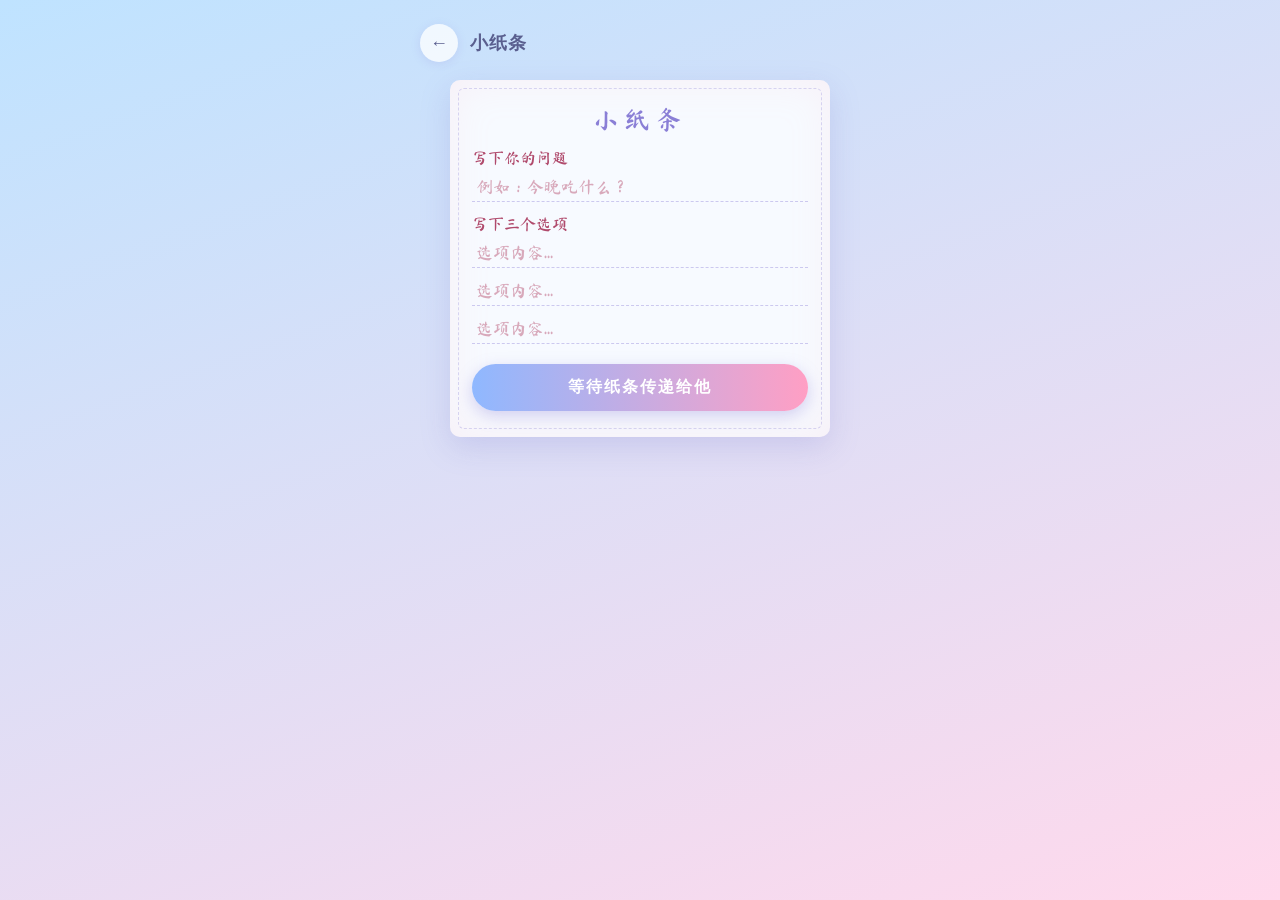
<file: note.html>
<!DOCTYPE html>
<html lang="zh-CN">
<head>
<meta charset="UTF-8">
<meta name="viewport" content="width=device-width, initial-scale=1.0, viewport-fit=cover">
<title>小纸条</title>
<link rel="stylesheet" href="style.css?v=v5">
<link rel="preconnect" href="https://fonts.googleapis.com">
<link href="https://fonts.googleapis.com/css2?family=Ma+Shan+Zheng&display=swap" rel="stylesheet">
</head>
<body>

<div class="float-deco" id="floatDeco"></div>

<div class="page">

  <header class="topbar">
    <a class="back-btn" href="index.html" aria-label="返回主页">←</a>
    <span class="topbar-title" id="pageTitle"></span>
  </header>

  <!-- 状态一：正在写纸条 -->
  <div class="note-paper" id="writeState">
    <div class="note-title" id="noteTitle"></div>

    <div class="note-field">
      <label id="questionLabel"></label>
      <input type="text" id="questionInput" maxlength="60">
    </div>

    <div class="note-field">
      <label id="optionLabel"></label>
      <input type="text" id="optionA" maxlength="40">
      <input type="text" id="optionB" maxlength="40" style="margin-top:8px">
      <input type="text" id="optionC" maxlength="40" style="margin-top:8px">
    </div>

    <button class="note-btn" id="writeBtn"></button>
  </div>

  <!-- 状态二：纸条已折叠 -->
  <div id="foldState" style="display:none;width:100%">
    <div class="folded-note" id="foldedNote">
      <span class="seal">💗</span>
    </div>
    <div class="note-hint" id="unfoldHint"></div>
  </div>

  <!-- 状态三：纸条展开（他的选择） -->
  <div id="openState" style="display:none;width:100%">
    <div class="open-note note-paper">
      <div class="note-title" id="openTitle"></div>
      <div class="note-q" id="openQuestion"></div>
      <div class="note-opt" data-letter="A">
        <span class="opt-letter">A</span>
        <span class="opt-text" id="openOptA"></span>
        <span class="opt-check"></span>
      </div>
      <div class="note-opt" data-letter="B">
        <span class="opt-letter">B</span>
        <span class="opt-text" id="openOptB"></span>
        <span class="opt-check"></span>
      </div>
      <div class="note-opt" data-letter="C">
        <span class="opt-letter">C</span>
        <span class="opt-text" id="openOptC"></span>
        <span class="opt-check"></span>
      </div>
    </div>
  </div>

  <!-- 状态三下方：再写一张 -->
  <button class="note-btn ghost" id="againBtn" style="display:none;max-width:380px"></button>
</div>

<script src="config.js"></script>
<script src="player.js?v=v5"></script>
<script>
(function () {
  var g = SITE_CONFIG.global;
  var n = SITE_CONFIG.note;

  /* 应用全局配色 */
  var root = document.documentElement;
  root.style.setProperty('--grad-from', g.gradientFrom);
  root.style.setProperty('--grad-to', g.gradientTo);
  root.style.setProperty('--text-color', g.textColor);
  root.style.setProperty('--paper-color', n.paperColor);
  document.title = g.siteTitle + ' · ' + n.pageTitle;

  /* 文案注入 */
  document.getElementById('pageTitle').textContent = n.title;
  document.getElementById('noteTitle').textContent = n.title;
  document.getElementById('openTitle').textContent = n.title;
  document.getElementById('questionLabel').textContent = n.questionLabel;
  document.getElementById('questionInput').placeholder = n.questionPlaceholder;
  document.getElementById('optionLabel').textContent = n.optionLabel;
  ['optionA', 'optionB', 'optionC'].forEach(function (id) {
    document.getElementById(id).placeholder = n.optionPlaceholder;
  });
  document.getElementById('writeBtn').textContent = n.writeButton;
  document.getElementById('unfoldHint').textContent = n.unfoldHint;
  document.getElementById('againBtn').textContent = n.againButton;

  var writeState = document.getElementById('writeState');
  var foldState = document.getElementById('foldState');
  var openState = document.getElementById('openState');
  var againBtn = document.getElementById('againBtn');

  var currentData = null; // { question, options: [a,b,c], pick }

  /* ---------- 第一步：写好纸条，折叠传递 ---------- */
  document.getElementById('writeBtn').addEventListener('click', function () {
    var q = document.getElementById('questionInput').value.trim();
    var a = document.getElementById('optionA').value.trim();
    var b = document.getElementById('optionB').value.trim();
    var cOpt = document.getElementById('optionC').value.trim();

    if (!q || !a || !b || !cOpt) {
      shake(writeState);
      return;
    }

    // 纯随机选一个字母
    var letters = ['A', 'B', 'C'];
    var pick = letters[Math.floor(Math.random() * 3)];

    currentData = { question: q, options: [a, b, cOpt], pick: pick };

    // 折叠动画：纸条向上翻折收起
    writeState.style.transition = 'transform .45s ease-in, opacity .45s ease-in';
    writeState.style.transform = 'perspective(700px) rotateX(65deg)';
    writeState.style.opacity = '0';

    setTimeout(function () {
      writeState.style.display = 'none';
      foldState.style.display = 'block';
    }, 450);
  });

  /* ---------- 第二步：点击折叠纸条，展开看结果 ---------- */
  document.getElementById('foldedNote').addEventListener('click', function () {
    if (!currentData) return;

    document.getElementById('openQuestion').textContent = currentData.question;
    document.getElementById('openOptA').textContent = currentData.options[0];
    document.getElementById('openOptB').textContent = currentData.options[1];
    document.getElementById('openOptC').textContent = currentData.options[2];

    foldState.style.display = 'none';
    openState.style.display = 'block';

    // 在随机选中的字母上标红色爱心（不再画勾）
    var opts = openState.querySelectorAll('.note-opt');
    opts.forEach(function (el) {
      el.classList.remove('checked');
      if (el.getAttribute('data-letter') === currentData.pick) {
        el.classList.add('checked');
      }
    });

    againBtn.style.display = 'block';
    againBtn.scrollIntoView({ behavior: 'smooth', block: 'nearest' });
  });

  /* ---------- 第三步：再写一张 ---------- */
  againBtn.addEventListener('click', function () {
    currentData = null;
    openState.style.display = 'none';
    againBtn.style.display = 'none';
    ['questionInput', 'optionA', 'optionB', 'optionC'].forEach(function (id) {
      document.getElementById(id).value = '';
    });
    writeState.style.display = 'block';
    writeState.style.transition = 'none';
    writeState.style.transform = 'none';
    writeState.style.opacity = '1';
    window.scrollTo({ top: 0, behavior: 'smooth' });
  });

  /* 未填完整时的抖动提示 */
  function shake(el) {
    el.style.animation = 'none';
    void el.offsetWidth;
    el.style.animation = 'shakeX .4s ease';
    setTimeout(function () { el.style.animation = ''; }, 450);
    var style = document.createElement('style');
    style.textContent = '@keyframes shakeX{0%,100%{transform:translateX(0)}25%{transform:translateX(-7px)}50%{transform:translateX(7px)}75%{transform:translateX(-4px)}}';
    document.head.appendChild(style);
  }

  /* 漂浮装饰 */
  var deco = document.getElementById('floatDeco');
  var symbols = ['⭐', '🍋', '✨', '💌'];
  for (var i = 0; i < 10; i++) {
    var s = document.createElement('span');
    s.textContent = symbols[i % symbols.length];
    s.style.left = (Math.random() * 100) + '%';
    s.style.fontSize = (12 + Math.random() * 14) + 'px';
    s.style.animationDuration = (10 + Math.random() * 14) + 's';
    s.style.animationDelay = (-Math.random() * 16) + 's';
    deco.appendChild(s);
  }
})();
</script>
</body>
</html>
</file>
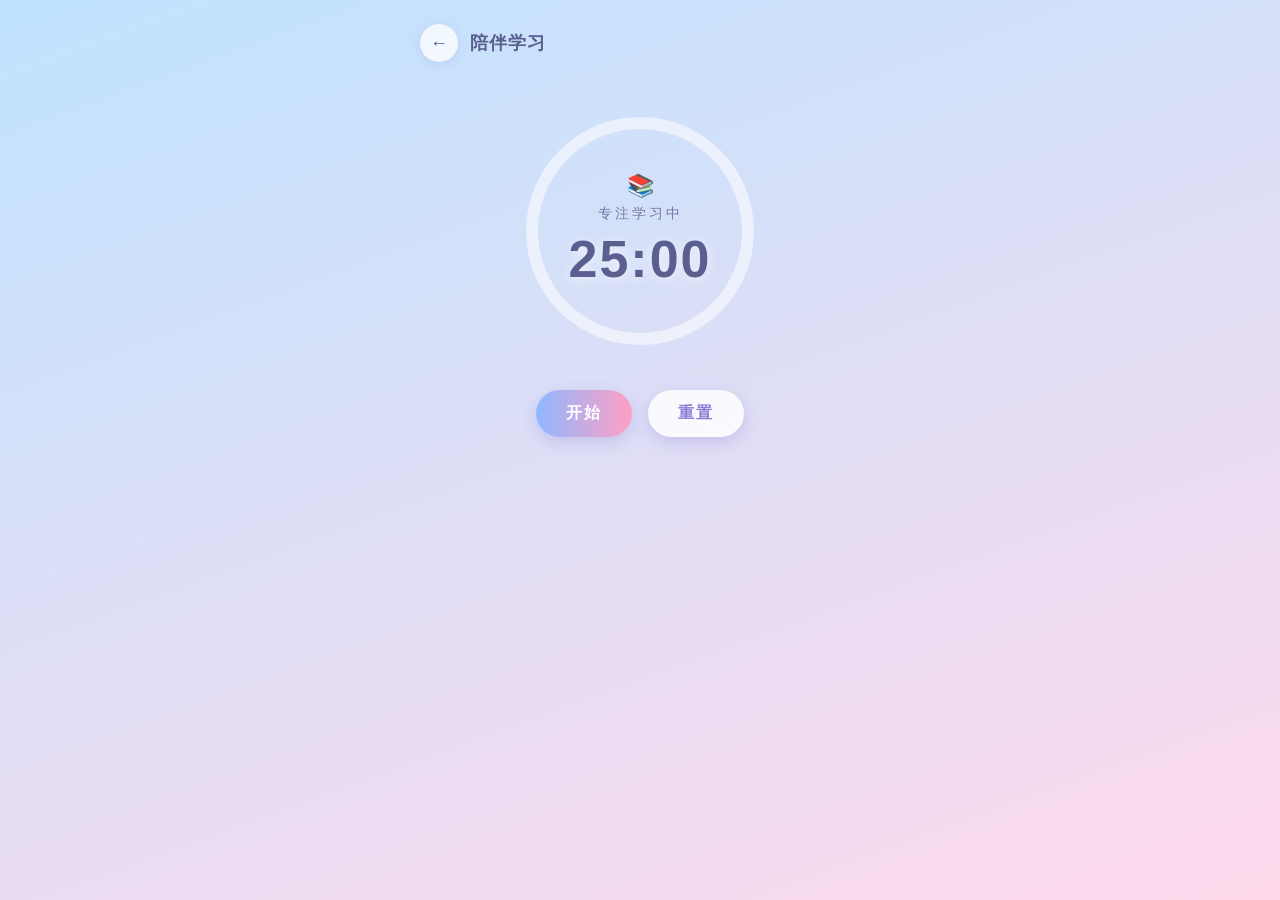
<file: timer.html>
<!DOCTYPE html>
<html lang="zh-CN">
<head>
<meta charset="UTF-8">
<meta name="viewport" content="width=device-width, initial-scale=1.0, viewport-fit=cover">
<title>陪伴学习</title>
<link rel="stylesheet" href="style.css?v=v5">
</head>
<body>

<div class="float-deco" id="floatDeco"></div>

<div class="page">

  <header class="topbar">
    <a class="back-btn" href="index.html" aria-label="返回主页">←</a>
    <span class="topbar-title" id="pageTitle"></span>
  </header>

  <div class="timer-stage">

    <!-- 圆形进度环 -->
    <div class="timer-ring-wrap">
      <svg width="250" height="250" viewBox="0 0 250 250">
        <circle class="timer-ring-bg" cx="125" cy="125" r="108"></circle>
        <circle class="timer-ring-fg" id="ringFg" cx="125" cy="125" r="108"></circle>
      </svg>
      <div class="timer-center">
        <div class="timer-emoji" id="timerEmoji">📚</div>
        <div class="timer-phase" id="timerPhase"></div>
        <div class="timer-time" id="timerTime">25:00</div>
      </div>
    </div>

    <!-- 控制按钮 -->
    <div class="timer-controls">
      <button class="timer-btn primary" id="startBtn"></button>
      <button class="timer-btn plain" id="resetBtn"></button>
    </div>

    <!-- 鼓励语气泡（专注期随机出现一次，持续显示几分钟后消失） -->
    <div class="encourage-bubble hide" id="encourageBubble">
      <span class="encourage-heart">💗</span><span id="encourageText"></span>
    </div>
  </div>
</div>

<script src="config.js"></script>
<script src="player.js?v=v5"></script>
<script>
(function () {
  var g = SITE_CONFIG.global;
  var t = SITE_CONFIG.timer;

  /* 应用全局配色 */
  var root = document.documentElement;
  root.style.setProperty('--grad-from', g.gradientFrom);
  root.style.setProperty('--grad-to', g.gradientTo);
  root.style.setProperty('--text-color', g.textColor);
  document.title = g.siteTitle + ' · ' + t.pageTitle;

  document.getElementById('pageTitle').textContent = t.pageTitle;
  document.getElementById('startBtn').textContent = t.startButtonText;
  document.getElementById('resetBtn').textContent = t.resetButtonText;
  document.getElementById('timerPhase').textContent = t.focusText;

  var FOCUS_SEC = (Number(t.focusMinutes) || 25) * 60;
  var BREAK_SEC = (Number(t.breakMinutes) || 5) * 60;

  var PHASE = { IDLE: 'idle', FOCUS: 'focus', BREAK: 'break' };

  var phase = PHASE.IDLE;
  var running = false;
  var remain = FOCUS_SEC;
  var elapsed = 0;                 // 当前周期已经过的秒数（暂停时不增长）
  var encourageTarget = -1;        // 鼓励语出现的时间点（秒）
  var encourageShown = false;
  var encourageHideAt = -1;        // 鼓励语消失的时间点（秒）

  var ring = document.getElementById('ringFg');
  var R = 108;
  var CIRC = 2 * Math.PI * R;
  ring.style.strokeDasharray = CIRC;
  ring.style.strokeDashoffset = 0;

  var timeEl = document.getElementById('timerTime');
  var phaseEl = document.getElementById('timerPhase');
  var emojiEl = document.getElementById('timerEmoji');
  var startBtn = document.getElementById('startBtn');
  var resetBtn = document.getElementById('resetBtn');
  var bubble = document.getElementById('encourageBubble');
  var bubbleText = document.getElementById('encourageText');

  var tick = null;

  /* ---------- 渲染 ---------- */
  function fmt(sec) {
    sec = Math.max(0, Math.round(sec));
    var m = Math.floor(sec / 60), s = sec % 60;
    return (m < 10 ? '0' + m : m) + ':' + (s < 10 ? '0' + s : s);
  }

  function render() {
    timeEl.textContent = fmt(remain);
    var total = (phase === PHASE.BREAK) ? BREAK_SEC : FOCUS_SEC;
    var progress = total ? (total - remain) / total : 0;
    ring.style.strokeDashoffset = CIRC * (1 - progress);
  }

  function setPhase(p) {
    phase = p;
    if (p === PHASE.FOCUS) {
      remain = FOCUS_SEC;
      emojiEl.textContent = '📚';
      phaseEl.textContent = t.focusText;
    } else if (p === PHASE.BREAK) {
      remain = BREAK_SEC;
      emojiEl.textContent = '🍵';
      phaseEl.textContent = t.breakText;
    } else {
      remain = FOCUS_SEC;
      emojiEl.textContent = '📚';
      phaseEl.textContent = t.focusText;
    }
    render();
  }

  /* ---------- 鼓励语逻辑 ----------
   * 每个专注周期内随机出现一条：
   * 出现时间点 = 专注开始后 [encourageShowAfterMin, encourageShowBeforeMin] 分钟内的随机秒数
   * 弹出后持续 encourageDurationMin 分钟再消失
   * 暂停时计时停止，鼓励语的显示与消失也随之顺延
   */
  function scheduleEncourage() {
    var after = (Number(t.encourageShowAfterMin) || 5) * 60;
    var before = (Number(t.encourageShowBeforeMin) || 15) * 60;
    var dur = (Number(t.encourageDurationMin) || 5) * 60;
    if (before < after) before = after;
    var maxTarget = Math.min(before, FOCUS_SEC - 60); // 至少留 1 分钟展示时间
    if (maxTarget < after) maxTarget = after;
    encourageTarget = after + Math.floor(Math.random() * (maxTarget - after + 1));
    encourageHideAt = encourageTarget + dur;
    encourageShown = false;
    hideBubble();
  }

  function showBubble() {
    var list = t.encouragementList || [];
    if (!list.length) return;
    bubbleText.textContent = list[Math.floor(Math.random() * list.length)];
    bubble.classList.remove('hide');
  }

  function hideBubble() {
    bubble.classList.add('hide');
  }

  /* ---------- 计时 ---------- */
  function startTicking() {
    stopTicking();
    tick = setInterval(function () {
      if (!running) return;
      elapsed++;
      remain--;

      /* 鼓励语触发与消失（仅在专注阶段） */
      if (phase === PHASE.FOCUS) {
        if (!encourageShown && elapsed >= encourageTarget) {
          encourageShown = true;
          showBubble();
        }
        if (encourageShown && elapsed >= encourageHideAt) {
          hideBubble();
        }
      }

      if (remain <= 0) {
        if (phase === PHASE.FOCUS) {
          /* 专注结束 -> 进入休息 */
          setPhase(PHASE.BREAK);
          elapsed = 0;
          hideBubble();
        } else {
          /* 休息结束 -> 回到待开始状态 */
          running = false;
          stopTicking();
          setPhase(PHASE.IDLE);
          startBtn.textContent = t.startButtonText;
        }
        return;
      }
      render();
    }, 1000);
  }

  function stopTicking() {
    if (tick) { clearInterval(tick); tick = null; }
  }

  /* ---------- 按钮 ---------- */
  startBtn.addEventListener('click', function () {
    if (phase === PHASE.IDLE) {
      /* 开始专注 */
      setPhase(PHASE.FOCUS);
      elapsed = 0;
      scheduleEncourage();
      running = true;
      startBtn.textContent = t.pauseButtonText;
      startTicking();
    } else if (running) {
      /* 暂停 */
      running = false;
      startBtn.textContent = t.startButtonText;
    } else {
      /* 继续 */
      running = true;
      startBtn.textContent = t.pauseButtonText;
    }
  });

  resetBtn.addEventListener('click', function () {
    running = false;
    stopTicking();
    hideBubble();
    setPhase(PHASE.IDLE);
    startBtn.textContent = t.startButtonText;
  });

  /* 初始渲染 */
  setPhase(PHASE.IDLE);

  /* 漂浮装饰 */
  var deco = document.getElementById('floatDeco');
  var symbols = ['⭐', '🍋', '📖', '✨'];
  for (var i = 0; i < 10; i++) {
    var s = document.createElement('span');
    s.textContent = symbols[i % symbols.length];
    s.style.left = (Math.random() * 100) + '%';
    s.style.fontSize = (12 + Math.random() * 14) + 'px';
    s.style.animationDuration = (10 + Math.random() * 14) + 's';
    s.style.animationDelay = (-Math.random() * 16) + 's';
    deco.appendChild(s);
  }
})();
</script>
</body>
</html>
</file>
<file: style.css>
/* =====================================================
 * 全局样式 - 浅蓝浅粉梦幻渐变 · 星星与柠檬糖 · 移动端优先
 * ===================================================== */
* { margin: 0; padding: 0; box-sizing: border-box; -webkit-tap-highlight-color: transparent; }

html, body { height: 100%; }

body {
  font-family: "PingFang SC", "Microsoft YaHei", "Hiragino Sans GB", sans-serif;
  color: var(--text-color, #5a5f8f);
  background: linear-gradient(160deg, var(--grad-from, #bfe3ff), var(--grad-to, #ffd9ec)) fixed;
  min-height: 100vh;
  overflow-x: hidden;
}

/* 聊天页：锁死外层滚动 + 防 iOS 橡皮筋，避免顶部工具栏被一起滚走 */
body.chat-page,
body:has(.chat-app) {
  overflow: hidden;
  overscroll-behavior: none;
}

a { text-decoration: none; color: inherit; }
button { font-family: inherit; }
input, textarea { font-family: inherit; }

/* ---------- 通用页面容器 ---------- */
.page {
  max-width: 480px;
  margin: 0 auto;
  min-height: 100vh;
  padding: 24px 20px 40px;
  display: flex;
  flex-direction: column;
  align-items: center;
  position: relative;
  animation: pageIn .6s ease both;
}
@keyframes pageIn {
  from { opacity: 0; transform: translateY(14px); }
  to   { opacity: 1; transform: translateY(0); }
}

/* ---------- 顶部导航（子页面用） ---------- */
.topbar {
  width: 100%;
  display: flex;
  align-items: center;
  gap: 12px;
  margin-bottom: 18px;
}
.topbar .back-btn {
  width: 38px; height: 38px;
  border-radius: 50%;
  background: rgba(255, 255, 255, .75);
  display: flex; align-items: center; justify-content: center;
  font-size: 18px;
  color: var(--text-color, #5a5f8f);
  box-shadow: 0 2px 10px rgba(139, 128, 216,.18);
  transition: transform .2s;
}
.topbar .back-btn:active { transform: scale(.9); }
.topbar .topbar-title {
  font-size: 18px;
  font-weight: 700;
  letter-spacing: 1px;
}

/* ---------- 漂浮装饰（爱心 / 星光） ---------- */
.float-deco {
  position: fixed;
  inset: 0;
  pointer-events: none;
  overflow: hidden;
  z-index: 0;
}
.float-deco span {
  position: absolute;
  bottom: -40px;
  opacity: .45;
  animation: floatUp linear infinite;
  font-size: 18px;
}
@keyframes floatUp {
  0%   { transform: translateY(0) rotate(0deg); opacity: 0; }
  10%  { opacity: .5; }
  90%  { opacity: .35; }
  100% { transform: translateY(-110vh) rotate(360deg); opacity: 0; }
}

/* =====================================================
 * 主页
 * ===================================================== */
.home-head {
  text-align: center;
  margin: 34px 0 10px;
  z-index: 1;
}
.home-names {
  font-size: 34px;
  font-weight: 800;
  letter-spacing: 2px;
  text-shadow: 0 2px 12px rgba(255, 255, 255, .8);
}
.home-lovenote {
  display: inline-block;
  margin-top: 14px;
  padding: 5px 22px;
  font-size: 15px;
  letter-spacing: 4px;
  font-style: italic;
  color: #fff;
  background: linear-gradient(90deg, #8fb8ff, #ff9fc4);
  border-radius: 999px;
  box-shadow: 0 4px 14px rgba(139, 128, 216,.3);
  text-transform: uppercase;
}
.home-slogan {
  margin-top: 16px;
  font-size: 15px;
  letter-spacing: 3px;
  opacity: .85;
}

/* ---------- 爱心按钮 ---------- */
.hearts {
  margin-top: 28px;
  display: flex;
  flex-direction: column;
  align-items: center;
  gap: 22px;
  z-index: 1;
}
.heart-item { display: flex; flex-direction: column; align-items: center; }
.heart-btn {
  position: relative;
  width: 128px; height: 118px;
  display: block;
  cursor: pointer;
  transition: transform .25s ease;
  animation: heartBeat 2.6s ease-in-out infinite;
}
.heart-btn:active { transform: scale(.92); }
@keyframes heartBeat {
  0%, 100% { transform: scale(1); }
  12%      { transform: scale(1.06); }
  24%      { transform: scale(1); }
}
.heart-btn .shape, .heart-btn .shape::before, .heart-btn .shape::after {
  position: absolute;
  background: var(--heart-color, #8fb8ff);
}
.heart-btn .shape {
  top: 0; left: 0;
  width: 128px; height: 118px;
  transform: none;
  filter: drop-shadow(0 8px 18px rgba(139, 128, 216,.35));
  background: transparent;
}
.heart-btn .shape::before, .heart-btn .shape::after {
  content: "";
  top: 0;
  width: 64px; height: 102px;
  border-radius: 64px 64px 0 0;
}
.heart-btn .shape::before {
  left: 64px;
  transform: rotate(-45deg);
  transform-origin: 0 100%;
}
.heart-btn .shape::after {
  left: 0;
  transform: rotate(45deg);
  transform-origin: 100% 100%;
}
.heart-btn .heart-content {
  position: absolute;
  left: 50%; top: 44%;
  transform: translate(-50%, -50%);
  width: auto;
  text-align: center;
  color: #fff;
  z-index: 2;
  pointer-events: none;
}
.heart-btn .heart-icon { font-size: 20px; display: block; line-height: 1.2; }
.heart-btn .heart-label {
  display: block;
  font-size: 12px;
  font-weight: 700;
  letter-spacing: 0;
  white-space: nowrap;
  text-shadow: 0 1px 4px rgba(90, 95, 160, .35);
  margin-top: 3px;
}
.heart-item .heart-sub {
  margin-top: 12px;
  font-size: 12.5px;
  letter-spacing: 1px;
  opacity: .75;
}

.home-footer {
  margin-top: auto;
  padding-top: 44px;
  font-size: 12px;
  letter-spacing: 2px;
  opacity: .6;
  z-index: 1;
}

/* =====================================================
 * 聊天页（仿微信）
 * ===================================================== */
.chat-app {
  position: fixed;
  inset: 0;
  max-width: 480px;
  margin: 0 auto;
  display: flex;
  flex-direction: column;
  background: var(--grad-to, #ffd9ec);
  height: 100vh;     /* 兜底 */
  height: 100dvh;    /* iOS Safari 上用动态视口，防止地址栏收缩时高度计算错误 */
}
.chat-header {
  flex: none;
  height: 52px;
  display: flex;
  align-items: center;
  gap: 12px;
  padding: 0 14px;
  background: rgba(255, 255, 255, .96);
  box-shadow: 0 2px 10px rgba(139, 128, 216, .15);
  z-index: 10;
  position: sticky;   /* 兜底吸顶：万一 .chat-app 被外层 body 滚动，header 也始终在最上方 */
  top: 0;
}
.chat-header .chat-title { font-size: 17px; font-weight: 700; }

.chat-messages {
  flex: 1;
  overflow-y: auto;
  padding: 16px 10px 12px;
  display: flex;
  flex-direction: column;
  gap: 14px;
  background: linear-gradient(180deg, rgba(255, 255, 255, .35), rgba(255, 255, 255, .5));
}

/* 聊天 header 里的 顶部/底部 快速跳转按钮（与 字卡库 并排） */
.chat-header .jump-btn {
  flex: none;
  width: 32px;
  height: 32px;
  border: none;
  border-radius: 50%;
  background: rgba(255, 255, 255, .7);
  color: var(--text-color, #5a5f8f);
  font-size: 14px;
  font-weight: 700;
  line-height: 1;
  display: flex;
  align-items: center;
  justify-content: center;
  box-shadow: 0 2px 6px rgba(139, 128, 216, .15);
  cursor: pointer;
  transition: transform .15s ease;
}
.chat-header .jump-btn:active { transform: scale(.92); }

/* 聊天区左下角的小回到顶部按钮（兜底） */
.chat-top-fab {
  position: absolute;
  left: 8px;
  /* chat-input-bar 高度 62px + 安全区 + 14px 间距，把按钮抬到输入栏上方 */
  bottom: calc(76px + env(safe-area-inset-bottom));
  width: 28px;
  height: 28px;
  border: none;
  border-radius: 50%;
  background: rgba(255, 255, 255, .82);
  color: var(--text-color, #5a5f8f);
  font-size: 13px;
  font-weight: 700;
  line-height: 1;
  display: flex;
  align-items: center;
  justify-content: center;
  box-shadow: 0 2px 6px rgba(139, 128, 216, .18);
  cursor: pointer;
  z-index: 3;
  transition: transform .15s ease;
}
.chat-top-fab:active { transform: scale(.9); }

.msg { display: flex; gap: 8px; max-width: 86%; animation: msgIn .3s ease both; }
@keyframes msgIn {
  from { opacity: 0; transform: translateY(8px); }
  to   { opacity: 1; transform: translateY(0); }
}
.msg.partner { align-self: flex-start; }
.msg.user { align-self: flex-end; flex-direction: row-reverse; }

.msg .avatar {
  flex: none;
  width: 40px; height: 40px;
  border-radius: 8px;
  display: flex; align-items: center; justify-content: center;
  color: #fff;
  font-size: 16px;
  font-weight: 700;
  box-shadow: 0 2px 8px rgba(139, 128, 216,.2);
}
.msg .bubble {
  padding: 10px 14px;
  font-size: 15px;
  line-height: 1.55;
  border-radius: 12px;
  word-break: break-word;
  box-shadow: 0 2px 8px rgba(139, 128, 216,.12);
}
.msg.partner .bubble {
  background: var(--partner-bubble, #fff);
  color: var(--partner-bubble-text, #5a5f8f);
  border-top-left-radius: 4px;
}
.msg.user .bubble {
  background: var(--user-bubble, #ffa9c9);
  color: var(--user-bubble-text, #fff);
  border-top-right-radius: 4px;
}

/* 正在输入气泡 */
.typing-dots { display: inline-flex; gap: 4px; align-items: center; height: 18px; }
.typing-dots i {
  width: 6px; height: 6px;
  border-radius: 50%;
  background: var(--text-color, #5a5f8f);
  opacity: .5;
  animation: blink 1.2s infinite;
}
.typing-dots i:nth-child(2) { animation-delay: .2s; }
.typing-dots i:nth-child(3) { animation-delay: .4s; }
@keyframes blink { 0%, 80%, 100% { opacity: .25; } 40% { opacity: .9; } }

.chat-input-bar {
  flex: none;
  display: flex;
  gap: 10px;
  padding: 10px 12px calc(10px + env(safe-area-inset-bottom));
  background: rgba(255, 255, 255, .96);
  box-shadow: 0 -2px 12px rgba(139, 128, 216,.12);
  position: sticky;   /* 兜底吸底：输入栏始终贴着底部 */
  bottom: 0;
  z-index: 5;
}
.chat-input-bar input {
  flex: 1;
  height: 42px;
  border: none;
  outline: none;
  border-radius: 999px;
  background: #eef3ff;
  padding: 0 18px;
  font-size: 15px;
  color: var(--text-color, #5a5f8f);
}
.chat-input-bar input::placeholder { color: #a8b0d6; }
.chat-input-bar button {
  flex: none;
  height: 42px;
  padding: 0 22px;
  border: none;
  border-radius: 999px;
  background: linear-gradient(90deg, #8fb8ff, #ff9fc4);
  color: #fff;
  font-size: 15px;
  font-weight: 700;
  letter-spacing: 1px;
  box-shadow: 0 3px 10px rgba(139, 128, 216,.35);
  transition: transform .15s;
}
.chat-input-bar button:active { transform: scale(.94); }

/* =====================================================
 * 小纸条页
 * ===================================================== */
.note-paper {
  width: 100%;
  max-width: 380px;
  background: var(--paper-color, #fdfcff);
  border-radius: 10px;
  padding: 26px 22px;
  box-shadow: 0 10px 30px rgba(122, 122, 205,.22), inset 0 0 40px rgba(255, 182, 193, .15);
  position: relative;
  z-index: 1;
  transform-origin: top center;
}
.note-paper::before {
  content: "";
  position: absolute;
  inset: 8px;
  border: 1.5px dashed rgba(139, 128, 216,.3);
  border-radius: 6px;
  pointer-events: none;
}
.note-title {
  text-align: center;
  font-family: "Ma Shan Zheng", "KaiTi", "楷体", cursive;
  font-size: 26px;
  letter-spacing: 6px;
  margin-bottom: 18px;
  color: #8a7fd6;
}
.note-field { margin-bottom: 14px; position: relative; z-index: 1; }
.note-field label {
  display: block;
  font-family: "Ma Shan Zheng", "KaiTi", "楷体", cursive;
  font-size: 16px;
  margin-bottom: 6px;
  color: #b04a6c;
}
.note-field input {
  width: 100%;
  border: none;
  outline: none;
  border-bottom: 1.5px dashed rgba(139, 128, 216,.4);
  background: transparent;
  padding: 6px 4px;
  font-family: "Ma Shan Zheng", "KaiTi", "楷体", cursive;
  font-size: 17px;
  color: var(--text-color, #5a5f8f);
}
.note-field input::placeholder { color: #d8a9bb; }

.note-btn {
  display: block;
  width: 100%;
  margin-top: 20px;
  padding: 13px;
  border: none;
  border-radius: 999px;
  background: linear-gradient(90deg, #8fb8ff, #ff9fc4);
  color: #fff;
  font-size: 16px;
  font-weight: 700;
  letter-spacing: 2px;
  box-shadow: 0 5px 16px rgba(139, 128, 216,.35);
  transition: transform .15s;
  position: relative;
  z-index: 1;
}
.note-btn:active { transform: scale(.97); }
.note-btn.ghost {
  background: rgba(255, 255, 255, .8);
  color: #8a7fd6;
  box-shadow: 0 4px 12px rgba(139, 128, 216,.2);
}

/* 折叠后的纸条 */
.folded-note {
  width: 240px;
  height: 74px;
  margin: 30px auto 6px;
  background: var(--paper-color, #fdfcff);
  border-radius: 8px;
  box-shadow: 0 10px 24px rgba(122, 122, 205,.28);
  position: relative;
  cursor: pointer;
  display: flex;
  align-items: center;
  justify-content: center;
  animation: foldIn .55s ease both;
  z-index: 1;
}
.folded-note::before {
  content: "";
  position: absolute;
  left: 0; right: 0; top: 0;
  height: 50%;
  background: rgba(205, 229, 255, .55);
  border-radius: 8px 8px 0 0;
  border-bottom: 1px dashed rgba(139, 128, 216,.35);
}
.folded-note .seal {
  position: relative;
  z-index: 2;
  font-size: 24px;
  animation: heartBeat 2s ease-in-out infinite;
}
@keyframes foldIn {
  0%   { transform: perspective(700px) rotateX(-70deg); opacity: 0; }
  100% { transform: perspective(700px) rotateX(0); opacity: 1; }
}
.note-hint {
  text-align: center;
  font-size: 13.5px;
  letter-spacing: 1px;
  opacity: .8;
  margin-top: 14px;
  z-index: 1;
}

/* 展开后的纸条 */
.open-note {
  width: 100%;
  max-width: 380px;
  animation: unfoldIn .5s ease both;
  z-index: 1;
}
@keyframes unfoldIn {
  0%   { transform: perspective(700px) rotateX(60deg); opacity: 0; }
  100% { transform: perspective(700px) rotateX(0); opacity: 1; }
}
.open-note .note-q {
  font-family: "Ma Shan Zheng", "KaiTi", "楷体", cursive;
  font-size: 21px;
  text-align: center;
  margin-bottom: 18px;
  color: var(--text-color, #5a5f8f);
}
.open-note .note-opt {
  display: flex;
  align-items: center;
  gap: 12px;
  font-family: "Ma Shan Zheng", "KaiTi", "楷体", cursive;
  font-size: 19px;
  padding: 10px 6px;
  color: var(--text-color, #5a5f8f);
}
.open-note .note-opt .opt-letter {
  flex: none;
  width: 30px; height: 30px;
  border: 1.5px solid rgba(139, 128, 216,.45);
  border-radius: 50%;
  display: flex; align-items: center; justify-content: center;
  font-size: 16px;
  position: relative;
}
.open-note .note-opt.checked .opt-letter {
  border-color: #ef86b0;
  background: rgba(255, 182, 193, .3);
}
.open-note .note-opt .opt-check {
  position: absolute;
  inset: -8px -10px;
  display: flex; align-items: center; justify-content: center;
}
.open-note .note-opt.checked .opt-check::after {
  content: "♥";
  font-size: 34px;
  color: #ef86b0;
  transform: rotate(-12deg);
  text-shadow: 0 0 1px #ef86b0;
  animation: heartPop .4s cubic-bezier(.2, 1.6, .4, 1) both;
}
@keyframes heartPop {
  0% { transform: rotate(-12deg) scale(2.4); opacity: 0; }
  100% { transform: rotate(-12deg) scale(1); opacity: 1; }
}

/* =====================================================
 * 计时器页
 * ===================================================== */
.timer-stage {
  display: flex;
  flex-direction: column;
  align-items: center;
  margin-top: 26px;
  z-index: 1;
}
.timer-ring-wrap { position: relative; width: 250px; height: 250px; }
.timer-ring-wrap svg { transform: rotate(-90deg); }
.timer-ring-bg { fill: none; stroke: rgba(255, 255, 255, .55); stroke-width: 12; }
.timer-ring-fg {
  fill: none;
  stroke: #ff9fc4;
  stroke-width: 12;
  stroke-linecap: round;
  transition: stroke-dashoffset .5s linear;
}
.timer-center {
  position: absolute;
  inset: 0;
  display: flex;
  flex-direction: column;
  align-items: center;
  justify-content: center;
  gap: 6px;
}
.timer-phase {
  font-size: 14px;
  letter-spacing: 3px;
  opacity: .8;
}
.timer-time {
  font-size: 52px;
  font-weight: 800;
  letter-spacing: 2px;
  font-variant-numeric: tabular-nums;
  text-shadow: 0 2px 12px rgba(255, 255, 255, .7);
}
.timer-emoji { font-size: 22px; }

.timer-controls {
  display: flex;
  gap: 16px;
  margin-top: 34px;
}
.timer-btn {
  min-width: 96px;
  padding: 13px 22px;
  border: none;
  border-radius: 999px;
  font-size: 16px;
  font-weight: 700;
  letter-spacing: 2px;
  box-shadow: 0 5px 16px rgba(139, 128, 216,.3);
  transition: transform .15s;
}
.timer-btn:active { transform: scale(.94); }
.timer-btn.primary { background: linear-gradient(90deg, #8fb8ff, #ff9fc4); color: #fff; }
.timer-btn.plain { background: rgba(255, 255, 255, .85); color: #8a7fd6; }

/* 鼓励语气泡 */
.encourage-bubble {
  position: relative;
  margin-top: 30px;
  max-width: 340px;
  padding: 16px 20px;
  background: rgba(255, 255, 255, .92);
  border-radius: 16px;
  box-shadow: 0 8px 24px rgba(139, 128, 216,.25);
  text-align: center;
  font-size: 15px;
  line-height: 1.7;
  color: var(--text-color, #5a5f8f);
  animation: bubbleIn .5s cubic-bezier(.2, 1.4, .4, 1) both;
  z-index: 1;
}
.encourage-bubble::before {
  content: "";
  position: absolute;
  top: -10px; left: 50%;
  transform: translateX(-50%);
  border: 6px solid transparent;
  border-bottom-color: rgba(255, 255, 255, .92);
}
.encourage-bubble.hide { display: none; }
@keyframes bubbleIn {
  0% { opacity: 0; transform: scale(.6) translateY(10px); }
  100% { opacity: 1; transform: scale(1) translateY(0); }
}
.encourage-bubble .encourage-heart { margin-right: 6px; }

/* =====================================================
 * 后台管理页
 * ===================================================== */
.admin-wrap {
  max-width: 640px;
  margin: 0 auto;
  padding: 30px 18px 60px;
  z-index: 1;
}
.admin-card {
  background: rgba(255, 255, 255, .92);
  border-radius: 16px;
  padding: 22px 18px;
  box-shadow: 0 8px 26px rgba(139, 128, 216,.18);
  margin-bottom: 18px;
}
.admin-card h2 {
  font-size: 17px;
  margin-bottom: 14px;
  color: #8a7fd6;
  letter-spacing: 1px;
}
.admin-card h2::before { content: "💗 "; }
.admin-field { margin-bottom: 12px; }
.admin-field label {
  display: block;
  font-size: 13px;
  color: #7a72a8;
  margin-bottom: 5px;
  letter-spacing: 1px;
}
.admin-field input[type="text"],
.admin-field input[type="number"],
.admin-field input[type="password"],
.admin-field textarea,
.admin-field select {
  width: 100%;
  border: 1.5px solid #d9e4ff;
  border-radius: 10px;
  padding: 9px 12px;
  font-size: 14px;
  outline: none;
  background: #fff;
  color: var(--text-color, #5a5f8f);
  transition: border-color .2s;
}
.admin-field input:focus, .admin-field textarea:focus { border-color: #8fb8ff; }
.admin-field textarea { min-height: 90px; resize: vertical; line-height: 1.6; }
.admin-field .tip { font-size: 12px; color: #a8b0d6; margin-top: 4px; }
.admin-row {
  display: grid;
  grid-template-columns: 1fr 1fr;
  gap: 12px;
}
.admin-actions {
  display: flex;
  gap: 12px;
  flex-wrap: wrap;
  margin-top: 6px;
}
.rule-item {
  border: 1.5px dashed #d5e0f8;
  border-radius: 12px;
  padding: 12px;
  margin-bottom: 12px;
  background: #fbfcff;
}
.rule-item .rule-head {
  display: flex;
  justify-content: space-between;
  align-items: center;
  margin-bottom: 8px;
}
.rule-item .rule-head span { font-size: 13px; color: #7a72a8; font-weight: 700; }
.rule-item .del-rule {
  border: none;
  background: #e3ecff;
  color: #8a7fd6;
  border-radius: 8px;
  padding: 4px 12px;
  font-size: 12px;
  cursor: pointer;
}
#genOutput { min-height: 200px; font-family: Consolas, monospace; font-size: 12px; }

/* 登录遮罩 */
.admin-lock {
  position: fixed;
  inset: 0;
  background: linear-gradient(160deg, #cfe6ff, #ffd9ec);
  display: flex;
  flex-direction: column;
  align-items: center;
  justify-content: center;
  gap: 18px;
  z-index: 99;
}
.admin-lock .lock-icon { font-size: 52px; animation: heartBeat 2s infinite; }
.admin-lock p { font-size: 15px; letter-spacing: 2px; color: #fff; text-shadow: 0 1px 6px rgba(180,90,120,.4); }
.admin-lock input {
  width: 200px;
  height: 48px;
  border: none;
  border-radius: 999px;
  text-align: center;
  font-size: 22px;
  letter-spacing: 12px;
  outline: none;
  background: rgba(255, 255, 255, .95);
  color: var(--text-color, #5a5f8f);
}
.admin-lock button {
  height: 44px;
  padding: 0 34px;
  border: none;
  border-radius: 999px;
  background: linear-gradient(90deg, #8fb8ff, #ff9fc4);
  color: #fff;
  font-size: 15px;
  font-weight: 700;
  letter-spacing: 2px;
  box-shadow: 0 5px 16px rgba(139, 128, 216,.4);
}
.admin-lock .lock-error { color: #8a7fd6; font-size: 13px; height: 18px; }

@media (min-width: 600px) {
  .hearts {
    flex-direction: row;
    gap: 44px;
    flex-wrap: wrap;
    justify-content: center;
  }
}

/* =====================================================
 * 字卡库（聊天页）
 * ===================================================== */
.chat-header .cards-btn {
  margin-left: auto;
  height: 32px;
  padding: 0 14px;
  border: none;
  border-radius: 999px;
  background: linear-gradient(90deg, #ffe9a8, #ffd166);
  color: #8a6a1f;
  font-size: 13px;
  font-weight: 700;
  letter-spacing: 1px;
  box-shadow: 0 3px 10px rgba(255, 200, 80, .45);
  cursor: pointer;
}
.chat-header .cards-btn:active { transform: scale(.94); }

.cards-mask {
  position: fixed;
  inset: 0;
  background: rgba(90, 95, 160, .38);
  backdrop-filter: blur(4px);
  z-index: 90;
  display: none;
  align-items: flex-end;
  justify-content: center;
}
.cards-mask.show { display: flex; animation: fadeIn .25s ease both; }
@keyframes fadeIn { from { opacity: 0; } to { opacity: 1; } }

.cards-panel {
  width: 100%;
  max-width: 480px;
  height: 86%;
  background: linear-gradient(180deg, #f5faff, #fff6fa);
  border-radius: 22px 22px 0 0;
  display: flex;
  flex-direction: column;
  box-shadow: 0 -8px 30px rgba(122, 122, 205, .3);
  animation: slideUp .3s ease both;
  overflow: hidden;
}
@keyframes slideUp {
  from { transform: translateY(60px); opacity: .4; }
  to   { transform: translateY(0); opacity: 1; }
}

.cards-head {
  flex: none;
  display: flex;
  align-items: center;
  gap: 10px;
  padding: 16px 18px 10px;
}
.cards-head .cards-title { font-size: 17px; font-weight: 800; color: #5a5f8f; letter-spacing: 1px; }
.cards-head .cards-count { font-size: 12px; color: #9aa3cc; margin-right: auto; }
.cards-close {
  width: 32px; height: 32px;
  border: none; border-radius: 50%;
  background: #eef2ff; color: #7a72a8;
  font-size: 14px;
  cursor: pointer;
}
.cards-tools { flex: none; padding: 0 18px 8px; }
.cards-tools input,
.cards-add input {
  width: 100%;
  height: 38px;
  border: 1.5px solid #dfe8ff;
  border-radius: 999px;
  background: #fff;
  padding: 0 16px;
  font-size: 14px;
  outline: none;
  color: #5a5f8f;
  box-sizing: border-box;
}
.cards-tools input:focus, .cards-add input:focus { border-color: #8fb8ff; }
.cards-add { flex: none; display: flex; gap: 8px; padding: 0 18px 10px; }
.cards-add input { flex: 1; }
.cards-add button {
  flex: none;
  height: 38px;
  padding: 0 18px;
  border: none; border-radius: 999px;
  background: linear-gradient(90deg, #8fb8ff, #ff9fc4);
  color: #fff; font-weight: 700; font-size: 14px;
  box-shadow: 0 3px 10px rgba(139, 128, 216, .35);
  cursor: pointer;
}
.cards-add button:active { transform: scale(.94); }

.cards-list {
  flex: 1;
  overflow-y: auto;
  padding: 4px 18px 12px;
  display: flex;
  flex-direction: column;
  gap: 8px;
}
.card-item {
  display: flex;
  align-items: center;
  gap: 8px;
  background: rgba(255, 255, 255, .92);
  border: 1.5px solid #e8eeff;
  border-radius: 12px;
  padding: 10px 12px;
  animation: msgIn .25s ease both;
}
.card-item .card-text {
  flex: 1;
  font-size: 14px;
  line-height: 1.5;
  color: #5a5f8f;
  word-break: break-word;
}
.card-op {
  flex: none;
  width: 30px; height: 30px;
  border: none; border-radius: 8px;
  font-size: 13px;
  background: #eef2ff; color: #7a72a8;
  cursor: pointer;
}
.card-op.edit { background: #fff0e0; color: #c08a2e; }
.card-op.del { background: #ffe6ee; color: #d66d92; }
.card-op.save { width: auto; padding: 0 12px; background: linear-gradient(90deg, #8fb8ff, #ff9fc4); color: #fff; font-weight: 700; }
.card-op.cancel { width: auto; padding: 0 12px; }
.card-edit-input {
  flex: 1;
  border: 1.5px solid #ffd9a8;
  border-radius: 8px;
  padding: 6px 10px;
  font-size: 14px;
  outline: none;
  color: #5a5f8f;
}
.cards-empty { text-align: center; color: #9aa3cc; font-size: 13px; padding: 30px 0; }
.cards-foot {
  flex: none;
  display: flex;
  align-items: center;
  gap: 10px;
  padding: 10px 18px calc(12px + env(safe-area-inset-bottom));
  border-top: 1px solid #ecf0ff;
}
.cards-foot button {
  height: 34px; padding: 0 16px;
  border: 1.5px solid #dfe8ff; border-radius: 999px;
  background: #fff; color: #7a72a8; font-size: 13px;
  cursor: pointer;
}
.cards-foot .cards-tip { font-size: 11.5px; color: #a8b0d6; margin-left: auto; text-align: right; }

/* =====================================================
 * 迷你播放器（跨页面持续播放）
 * ===================================================== */
.mini-player {
  position: fixed;
  left: 50%; transform: translateX(-50%);
  bottom: calc(14px + env(safe-area-inset-bottom));
  width: calc(100% - 32px);
  max-width: 440px;
  background: rgba(255, 255, 255, .92);
  backdrop-filter: blur(12px);
  border-radius: 18px;
  box-shadow: 0 8px 28px rgba(122, 122, 205, .35);
  display: flex; align-items: center; gap: 10px;
  padding: 9px 12px 13px 10px;
  z-index: 80;
  animation: miniIn .4s cubic-bezier(.2, 1.4, .4, 1) both;
}
@keyframes miniIn {
  from { transform: translateX(-50%) translateY(70px); opacity: 0; }
  to   { transform: translateX(-50%) translateY(0); opacity: 1; }
}
body.has-inputbar .mini-player { bottom: calc(78px + env(safe-area-inset-bottom)); }
body.has-actionbar .mini-player { bottom: calc(72px + env(safe-area-inset-bottom)); }
.mini-player .mp-cover {
  flex: none; width: 38px; height: 38px; border-radius: 50%;
  background: linear-gradient(135deg, #ffe9a8, #ffd166);
  display: flex; align-items: center; justify-content: center;
  font-size: 18px;
}
.mini-player.playing .mp-cover { animation: spin 5s linear infinite; }
.mini-player .mp-info { flex: 1; min-width: 0; cursor: pointer; }
.mini-player .mp-name {
  font-size: 13px; font-weight: 700; color: #4c5680;
  white-space: nowrap; overflow: hidden; text-overflow: ellipsis;
}
.mini-player .mp-state { font-size: 11px; color: #9aa3cc; margin-top: 1px; }
.mini-player .mp-btn {
  flex: none; width: 38px; height: 38px; border: none; border-radius: 50%;
  background: linear-gradient(135deg, #8fb8ff, #ff9fc4);
  color: #fff; font-size: 14px;
  box-shadow: 0 3px 10px rgba(139, 128, 216, .4);
  cursor: pointer;
}
.mini-player .mp-prog {
  position: absolute; left: 60px; right: 62px; bottom: 6px;
  height: 3px; border-radius: 3px; background: rgba(139, 128, 216, .15); overflow: hidden;
}
.mini-player .mp-prog i { display: block; height: 100%; width: 0; background: linear-gradient(90deg, #8fb8ff, #ff9fc4); }

/* 折叠按钮（收成小爱心） */
.mini-player .mp-fold {
  flex: none; width: 26px; height: 26px; margin-left: 6px;
  border: none; border-radius: 50%;
  background: rgba(255, 159, 196, .18);
  color: #ff7fae; font-size: 13px; line-height: 1;
  cursor: pointer;
}

/* 折叠后的小爱心（可拖动） */
.mini-player-fab {
  position: fixed;
  z-index: 9999;
  right: 16px;
  bottom: calc(90px + env(safe-area-inset-bottom));
  width: 44px; height: 44px;
  border: none; border-radius: 50%;
  background: linear-gradient(135deg, #ff9fc4, #ff7fae);
  box-shadow: 0 4px 14px rgba(255, 127, 174, .5);
  color: #fff; font-size: 18px;
  display: none; align-items: center; justify-content: center;
  cursor: pointer;
  touch-action: none;
  user-select: none; -webkit-user-select: none;
  animation: heartBeat 1.6s ease-in-out infinite;
}
.mini-player-fab.dragging { animation: none; opacity: .8; }
@keyframes heartBeat {
  0%, 100% { transform: scale(1); }
  12% { transform: scale(1.15); }
  24% { transform: scale(1); }
}

/* =====================================================
 * 朋友圈
 * ===================================================== */
.moments-wrap { width: 100%; max-width: 480px; margin: 0 auto; z-index: 1; }
.moments-cover {
  position: relative;
  height: 130px;
  border-radius: 16px;
  background: linear-gradient(120deg, #a8d4ff, #ffb9d4 55%, #ffe3b0);
  box-shadow: 0 8px 26px rgba(122, 122, 205, .25);
  overflow: hidden;
}
.moments-cover .cover-star {
  position: absolute;
  font-size: 18px;
  animation: starTwinkle 2.4s ease-in-out infinite;
}
.moments-cover .cover-candy {
  position: absolute;
  font-size: 22px;
  animation: starTwinkle 3s ease-in-out infinite;
}
@keyframes starTwinkle {
  0%, 100% { opacity: .55; transform: scale(1) rotate(-8deg); }
  50%      { opacity: 1; transform: scale(1.18) rotate(8deg); }
}

.moments-profile {
  display: flex; align-items: center; gap: 12px;
  padding: 14px 16px 16px;
}
.avatar-btn { position: relative; border: none; background: none; padding: 0; cursor: pointer; }
.avatar-btn .avatar-edit {
  position: absolute; right: -4px; bottom: -4px;
  width: 22px; height: 22px; border-radius: 50%;
  background: #fff; box-shadow: 0 2px 8px rgba(122, 122, 205, .35);
  display: flex; align-items: center; justify-content: center; font-size: 11px;
}
.avatar-lg, .avatar-sm {
  display: flex; align-items: center; justify-content: center;
  color: #fff; font-weight: 700; border-radius: 50%;
  border: 3px solid #fff;
}
.avatar-lg {
  width: 72px; height: 72px; font-size: 26px;
  background: linear-gradient(135deg, #7fb0ff, #a58ce8);
  box-shadow: 0 6px 18px rgba(122, 122, 205, .35);
}
.avatar-sm {
  width: 46px; height: 46px; font-size: 17px;
  background: linear-gradient(135deg, #ffa9c9, #ffd166);
  box-shadow: 0 4px 12px rgba(214, 109, 146, .3);
}
.avatar-lg img, .avatar-sm img {
  width: 100%; height: 100%; border-radius: 50%; object-fit: cover;
}
.avatar-preview .avatar-lg.av-me { background: linear-gradient(135deg, #ffa9c9, #ffd166); }
.moments-profile .p-name { margin-right: auto; font-size: 20px; font-weight: 800; color: #5a5f8f; }

.moments-feed { display: flex; flex-direction: column; gap: 14px; padding-bottom: 96px; }
.post {
  display: flex; gap: 10px;
  background: rgba(255, 255, 255, .88);
  border-radius: 14px;
  padding: 14px;
  box-shadow: 0 4px 16px rgba(122, 122, 205, .16);
  animation: msgIn .3s ease both;
}
.p-avatar {
  width: 42px; height: 42px; flex: none; border-radius: 50%;
  display: flex; align-items: center; justify-content: center;
  color: #fff; font-weight: 700; font-size: 16px;
}
.p-avatar.him { background: linear-gradient(135deg, #7fb0ff, #a58ce8); }
.p-avatar.me { background: linear-gradient(135deg, #ffa9c9, #ffd166); }
.p-avatar img { width: 100%; height: 100%; border-radius: 50%; object-fit: cover; }
.p-main { flex: 1; min-width: 0; }
.p-author { font-size: 15px; font-weight: 700; color: #6e86d8; margin-bottom: 4px; }
.post.mine .p-author { color: #e08ab0; }
.p-text { font-size: 14.5px; line-height: 1.6; color: #4c5680; word-break: break-word; }
.p-meta { display: flex; align-items: center; gap: 10px; margin-top: 8px; flex-wrap: wrap; }
.p-time { font-size: 12px; color: #a8b0d6; }
.p-liked { font-size: 12px; color: #ef86b0; }
.p-acts { margin-left: auto; display: flex; gap: 8px; }
.p-like, .p-ask, .p-del {
  border: none; border-radius: 999px; padding: 4px 12px; font-size: 12px;
  cursor: pointer;
}
.p-like { background: #ffe6ee; color: #d66d92; }
.p-like.on { background: linear-gradient(90deg, #ffa9c9, #ff8fb8); color: #fff; }
.p-ask { background: #e3edff; color: #6e86d8; }
.p-del { background: #f0f0f6; color: #9aa3cc; }

.p-comments {
  margin-top: 10px;
  background: #f4f7ff;
  border-radius: 10px;
  padding: 8px 10px;
  display: flex; flex-direction: column; gap: 8px;
}
.cmt { display: flex; gap: 8px; }
.cmt-av {
  width: 24px; height: 24px; flex: none; border-radius: 50%;
  display: flex; align-items: center; justify-content: center;
  color: #fff; font-size: 11px; font-weight: 700;
}
.cmt-av.him { background: linear-gradient(135deg, #7fb0ff, #a58ce8); }
.cmt-av.me { background: linear-gradient(135deg, #ffa9c9, #ffd166); }
.cmt-av img { width: 100%; height: 100%; border-radius: 50%; object-fit: cover; }
.cmt-main { flex: 1; min-width: 0; font-size: 13px; line-height: 1.55; color: #4c5680; }
.cmt-line b { color: #6e86d8; margin-right: 2px; }
.cmt.me .cmt-line b { color: #e08ab0; }
.cmt-re { color: #9aa3cc; }
.cmt-foot { display: flex; gap: 10px; margin-top: 2px; font-size: 11.5px; color: #a8b0d6; }
.cmt-op { border: none; background: none; color: #8a94c4; font-size: 11.5px; padding: 0; cursor: pointer; }
.cmt-op.del { color: #d66d92; }
.cmt.typing .typing-dots i { background: #8a94c4; }

.p-comment-row { display: flex; gap: 8px; margin-top: 10px; }
.p-comment-row input {
  flex: 1; height: 36px; border: 1.5px solid #e0e8ff; border-radius: 999px;
  background: #fff; padding: 0 14px; font-size: 13px; outline: none; color: #5a5f8f;
}
.p-comment-row input:focus { border-color: #8fb8ff; }
.p-comment-row button {
  height: 36px; padding: 0 16px; border: none; border-radius: 999px;
  background: linear-gradient(90deg, #8fb8ff, #ff9fc4); color: #fff; font-weight: 700; font-size: 13px;
  cursor: pointer;
}

.moments-bar {
  position: fixed;
  left: 50%; transform: translateX(-50%);
  bottom: calc(14px + env(safe-area-inset-bottom));
  width: calc(100% - 36px);
  max-width: 440px;
  display: flex; gap: 10px;
  z-index: 40;
}
.moments-bar button {
  flex: 1; height: 46px; border: none; border-radius: 999px;
  font-size: 15px; font-weight: 700; letter-spacing: 1px;
  box-shadow: 0 6px 18px rgba(122, 122, 205, .35);
  cursor: pointer;
}
.moments-bar .btn-main { background: linear-gradient(90deg, #8fb8ff, #a58ce8); color: #fff; }
.moments-bar .btn-ghost { background: rgba(255, 255, 255, .95); color: #8a7fd6; }

.moments-empty {
  text-align: center; color: #9aa3cc; font-size: 13.5px; line-height: 2;
  background: rgba(255, 255, 255, .8); border-radius: 14px; padding: 26px 16px;
}

/* ---------- 通用弹窗 ---------- */
.mask {
  position: fixed; inset: 0;
  background: rgba(90, 95, 160, .38);
  backdrop-filter: blur(3px);
  z-index: 95;
  display: none; align-items: center; justify-content: center;
  padding: 20px;
}
.mask.show { display: flex; }
.dialog {
  width: 100%; max-width: 360px;
  background: #fff; border-radius: 18px; overflow: hidden;
  box-shadow: 0 16px 40px rgba(90, 95, 160, .3);
  animation: bubbleIn .3s ease both;
}
.panel-head { display: flex; align-items: center; padding: 14px 16px; border-bottom: 1px solid #f0f3ff; }
.panel-title { font-size: 15px; font-weight: 700; color: #5a5f8f; margin-right: auto; }
.icon-btn {
  width: 30px; height: 30px; border: none; border-radius: 50%;
  background: #eef2ff; color: #7a72a8; font-size: 13px; cursor: pointer;
}
.panel-body { padding: 16px; }
.panel-body label { display: block; font-size: 13px; color: #7a72a8; margin-bottom: 6px; }
.panel-body textarea {
  width: 100%; min-height: 100px; resize: vertical;
  border: 1.5px solid #e0e8ff; border-radius: 12px; padding: 10px 12px;
  font-size: 14px; line-height: 1.6; outline: none; color: #5a5f8f;
  box-sizing: border-box;
}
.panel-body textarea:focus { border-color: #8fb8ff; }
.btn-block {
  display: block; width: 100%; margin-top: 12px; height: 44px;
  border: none; border-radius: 999px;
  background: linear-gradient(90deg, #8fb8ff, #ff9fc4); color: #fff;
  font-size: 15px; font-weight: 700; cursor: pointer;
}
.btn-block:active { transform: scale(.97); }
.tip-muted { font-size: 11.5px; color: #a8b0d6; margin-top: 8px; line-height: 1.6; }
.avatar-preview { display: flex; justify-content: center; margin-bottom: 12px; }
.avatar-preview .avatar-lg { width: 84px; height: 84px; }
.row-btns { display: flex; gap: 10px; margin-top: 10px; }
.row-btns button {
  flex: 1; height: 40px; border: 1.5px solid #e0e8ff; border-radius: 999px;
  background: #fff; color: #7a72a8; font-size: 13.5px; cursor: pointer;
}

/* ===== 朋友圈 · 字卡选择器 ===== */
.pick-search { margin-top: 12px; }
.pick-search input {
  width: 100%; height: 36px;
  border: 1.5px solid #e0e8ff; border-radius: 999px;
  background: #fff; padding: 0 14px;
  font-size: 13.5px; outline: none; color: #5a5f8f;
  box-sizing: border-box;
}
.pick-search input:focus { border-color: #8fb8ff; }
.pick-list {
  margin-top: 10px;
  max-height: 320px; overflow-y: auto;
  display: flex; flex-direction: column; gap: 8px;
}
.pick-list .card-item { cursor: pointer; }
.pick-list .card-item:hover { border-color: #ffb9d3; background: #fff9fc; }
.pick-list .card-item:active { transform: scale(.98); border-color: #ff9fc4; }
.pick-empty { text-align: center; color: #a8b0d6; font-size: 13px; padding: 18px 0; }

/* =====================================================
 * 一起听
 * ===================================================== */
.music-room { display: flex; flex-direction: column; align-items: center; width: 100%; z-index: 1; }
.duo { display: flex; align-items: center; gap: 18px; margin-top: 10px; }
.duo-av { position: relative; border: none; background: none; padding: 0; cursor: pointer; }
.duo-av .duo-img {
  width: 86px; height: 86px; border-radius: 50%;
  display: flex; align-items: center; justify-content: center;
  color: #fff; font-size: 30px; font-weight: 700;
  border: 3px solid #fff;
  box-shadow: 0 8px 22px rgba(122, 122, 205, .35);
  overflow: hidden;
}
.duo-av.him .duo-img { background: linear-gradient(135deg, #7fb0ff, #a58ce8); }
.duo-av.me .duo-img { background: linear-gradient(135deg, #ffa9c9, #ffd166); }
.duo-av .duo-img img { width: 100%; height: 100%; border-radius: 50%; object-fit: cover; }
.duo-av .duo-edit {
  position: absolute; right: -2px; bottom: -2px;
  width: 24px; height: 24px; border-radius: 50%;
  background: #fff; box-shadow: 0 2px 8px rgba(122, 122, 205, .35);
  display: flex; align-items: center; justify-content: center; font-size: 12px;
}
.duo-av .duo-pulse {
  position: absolute; inset: -8px; border-radius: 50%;
  border: 2px solid rgba(255, 209, 102, .6);
  animation: pulseRing 2s ease-out infinite;
  pointer-events: none;
}
@keyframes pulseRing {
  0%   { transform: scale(.9); opacity: .8; }
  100% { transform: scale(1.25); opacity: 0; }
}
.duo-link { display: flex; flex-direction: column; align-items: center; gap: 4px; }
.duo-link .duo-star { font-size: 22px; animation: starTwinkle 2.6s ease-in-out infinite; }
.duo-link i { display: block; width: 2px; height: 14px; background: linear-gradient(#8fb8ff, #ff9fc4); border-radius: 2px; }

.listen-badge {
  margin-top: 16px;
  padding: 6px 18px;
  border-radius: 999px;
  background: rgba(255, 255, 255, .8);
  color: #8a7fd6;
  font-size: 13px;
  letter-spacing: 1px;
  box-shadow: 0 3px 12px rgba(122, 122, 205, .2);
}

.disc-wrap { margin-top: 26px; }
.disc {
  width: 190px; height: 190px; border-radius: 50%;
  background: radial-gradient(circle at center,
    #fff8e3 0 26%, #ffe9a8 26% 30%, #4c5680 30% 32%, #6b76ab 32% 100%);
  display: flex; align-items: center; justify-content: center;
  box-shadow: 0 14px 40px rgba(122, 122, 205, .4), inset 0 0 24px rgba(255, 255, 255, .25);
  animation: spin 16s linear infinite;
  animation-play-state: paused;
}
.disc.playing { animation-play-state: running; }
.disc .disc-candy { font-size: 44px; filter: drop-shadow(0 2px 6px rgba(160, 120, 0, .3)); }
@keyframes spin { to { transform: rotate(360deg); } }

.track-name {
  margin-top: 24px;
  font-size: 18px; font-weight: 800; color: #4c5680;
  max-width: 100%; text-align: center; word-break: break-all;
}
.track-sub { margin-top: 6px; font-size: 12.5px; color: #9aa3cc; letter-spacing: 1px; text-align: center; }

.music-progress {
  display: flex; align-items: center; gap: 10px;
  width: 100%; max-width: 340px; margin-top: 22px;
}
.music-progress span { font-size: 11.5px; color: #9aa3cc; font-variant-numeric: tabular-nums; flex: none; }
.prog-bar {
  flex: 1; height: 6px; border-radius: 6px;
  background: rgba(255, 255, 255, .7);
  box-shadow: inset 0 1px 3px rgba(122, 122, 205, .25);
  cursor: pointer; position: relative;
}
.prog-bar .prog-fill {
  height: 100%; width: 0; border-radius: 6px;
  background: linear-gradient(90deg, #8fb8ff, #ff9fc4);
  position: relative;
}
.prog-bar .prog-fill::after {
  content: ""; position: absolute; right: -6px; top: 50%;
  transform: translateY(-50%);
  width: 12px; height: 12px; border-radius: 50%;
  background: #fff;
  box-shadow: 0 1px 5px rgba(122, 122, 205, .5);
}

.music-controls { display: flex; align-items: center; gap: 26px; margin-top: 24px; }
.mc-btn {
  width: 52px; height: 52px; border: none; border-radius: 50%;
  background: rgba(255, 255, 255, .9); color: #7a72a8;
  font-size: 14px; font-weight: 700;
  box-shadow: 0 4px 14px rgba(122, 122, 205, .25);
  cursor: pointer;
}
.mc-btn:active { transform: scale(.92); }
.mc-play {
  width: 74px; height: 74px; border: none; border-radius: 50%;
  background: linear-gradient(135deg, #8fb8ff, #ff9fc4);
  color: #fff; font-size: 26px;
  box-shadow: 0 8px 26px rgba(139, 128, 216, .45);
  cursor: pointer;
}
.mc-play:active { transform: scale(.93); }

.music-volume {
  display: flex; align-items: center; gap: 10px; margin-top: 22px;
  width: 100%; max-width: 260px; color: #9aa3cc;
}
.music-volume input[type="range"] {
  flex: 1; -webkit-appearance: none; appearance: none;
  height: 4px; border-radius: 4px;
  background: linear-gradient(90deg, #8fb8ff, #ff9fc4);
  outline: none;
}
.music-volume input[type="range"]::-webkit-slider-thumb {
  -webkit-appearance: none; appearance: none;
  width: 16px; height: 16px; border-radius: 50%;
  background: #fff; box-shadow: 0 1px 5px rgba(122, 122, 205, .5);
  cursor: pointer;
}

.music-import {
  margin-top: 26px;
  height: 46px; padding: 0 30px;
  border: none; border-radius: 999px;
  background: linear-gradient(90deg, #ffe9a8, #ffd166);
  color: #8a6a1f; font-size: 15px; font-weight: 700; letter-spacing: 1px;
  box-shadow: 0 6px 18px rgba(255, 200, 80, .45);
  cursor: pointer;
}
.music-import:active { transform: scale(.95); }
.music-import:disabled { opacity: .6; }

.him-talk {
  margin-top: 22px; max-width: 340px;
  background: rgba(255, 255, 255, .92);
  border-radius: 16px 16px 16px 4px;
  padding: 12px 16px;
  font-size: 14px; color: #4c5680; line-height: 1.6;
  box-shadow: 0 6px 18px rgba(122, 122, 205, .22);
  opacity: 0; transform: translateY(8px);
  transition: opacity .4s, transform .4s;
  min-height: 44px;
}
.him-talk.show { opacity: 1; transform: translateY(0); }
.him-talk::before { content: "萧逸："; color: #6e86d8; font-weight: 700; }
</file>
